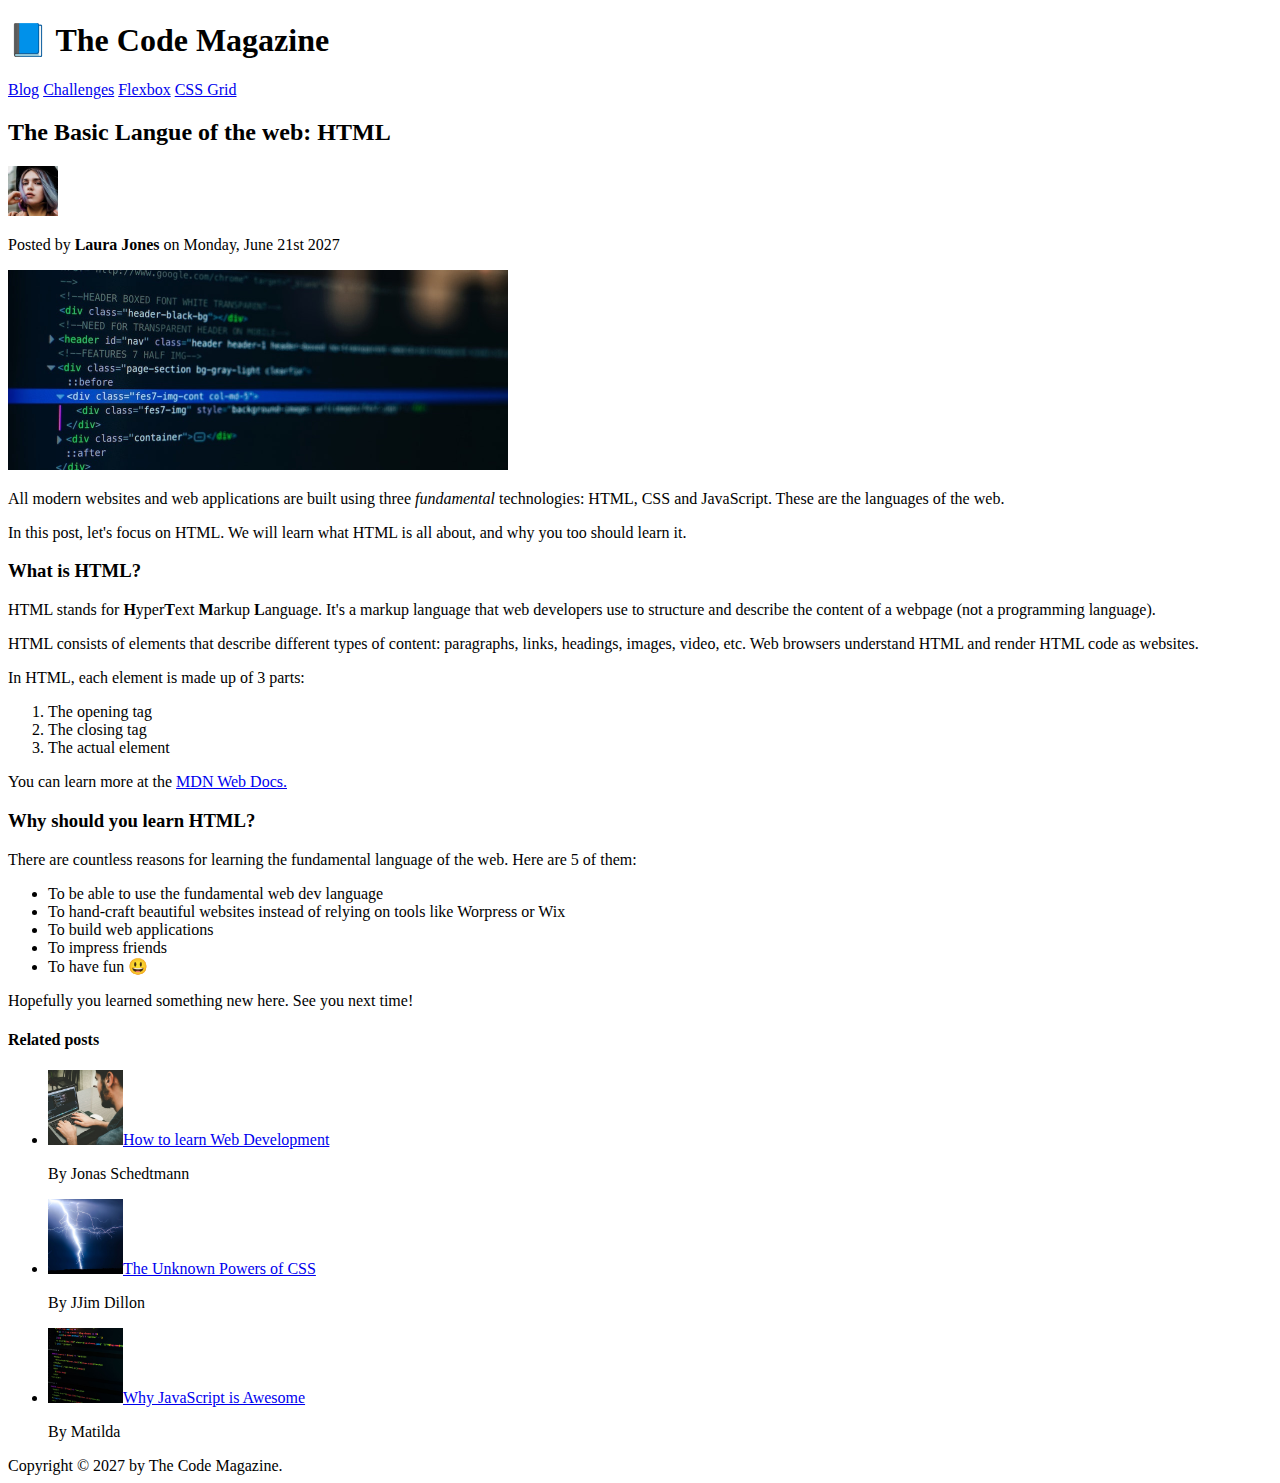
<file: 02-HTML-Fundamentals/index.html>
<!DOCTYPE html>
<html lang="en">
<head>
    <meta charset="UTF-8">
    <meta name="viewport" content="width=device-width, initial-scale=1.0">
    <title>The Basic Language of the web: HTML</title>
</head>
<body>
    <!-- <h1>The Basic Langue of the web: HTML</h1>
    <h2></h2>
    <h3></h3>
    <h4></h4>
    <h5></h5>
    <h6></h6> -->

    <header>
    <h1>📘 The Code Magazine</h1>

    <nav>
    <a href="blog.html">Blog</a>
    <a href="#">Challenges</a>
    <a href="#">Flexbox</a>
    <a href="#">CSS Grid</a>
    </nav>
    </header>


    <article>
    <header>
    <h2>The Basic Langue of the web: HTML</h2>

    <img src="img/laura-jones.jpg" alt="icon" width="50" height="50">

    <p>Posted by <strong>Laura Jones</strong> on Monday, June 21st 2027</p>

    <img src="img/post-img.jpg" alt="HTML code on a screen" width="500" height="200">
    </header>
   
    <p>All modern websites and web applications are built using three <em>fundamental</em> technologies: HTML, CSS and JavaScript. These are the languages of the web.</p>

    <p>In this post, let's focus on HTML. We will learn what HTML is all about, and why you too should learn it.</p>
    <h3>What is HTML?</h3>

    <p>HTML stands for <strong>H</strong>yper<strong>T</strong>ext <strong>M</strong>arkup <strong>L</strong>anguage. It's a markup language that web developers use to structure and describe the content of a webpage (not a programming language).</p>
    <p>HTML consists of elements that describe different types of content: paragraphs, links, headings, images, video, etc. Web browsers understand HTML and render HTML code as websites.</p>


    <p>In HTML, each element is made up of 3 parts:</p>
    <ol>
    <li>The opening tag</li>
    <li>The closing tag</li>
    <li>The actual element</li>
    </ol>

    <p>You can learn more at the <a href="https://developer.mozilla.org/en-US/docs/Web/HTML" target="_blank">MDN Web Docs.</a></p>

     <h3>Why should you learn HTML?</h3>

     <p>There are countless reasons for learning the fundamental language of the web. Here are 5 of them:</p>

     <ul>
     <li>To be able to use the fundamental web dev language</li>
     <li>To hand-craft beautiful websites instead of relying on tools like Worpress or Wix</li>
     <li>To build web applications</li>
     <li>To impress friends</li>
     <li>To have fun 😃</li>
    </ul>
     <p>
     Hopefully you learned something new here. See you next time!
    </p>
    </article>

    <aside>
    <h4>Related posts</h4>
    <ul>
        <li><img src="img/related-1.jpg" alt="Coding" width="75" height="75"><a href="#">How to learn Web Development</a>
        <p>By Jonas Schedtmann</p>
        </li>
        <li><img src="img/related-2.jpg" alt="Thunder" width="75" height="75"><a href="#">The Unknown Powers of CSS</a>
        <p>By JJim Dillon</p>
        </li>
        <li><img src="img/related-3.jpg" alt="JavaScript" width="75" height="75"><a href="#">Why JavaScript is Awesome</a>
        <p>By Matilda</p>
        </li>
    </ul>
    </aside>
    <footer>
        Copyright &copy; 2027 by The Code Magazine.
    </footer>

</body>
</html>
</file>
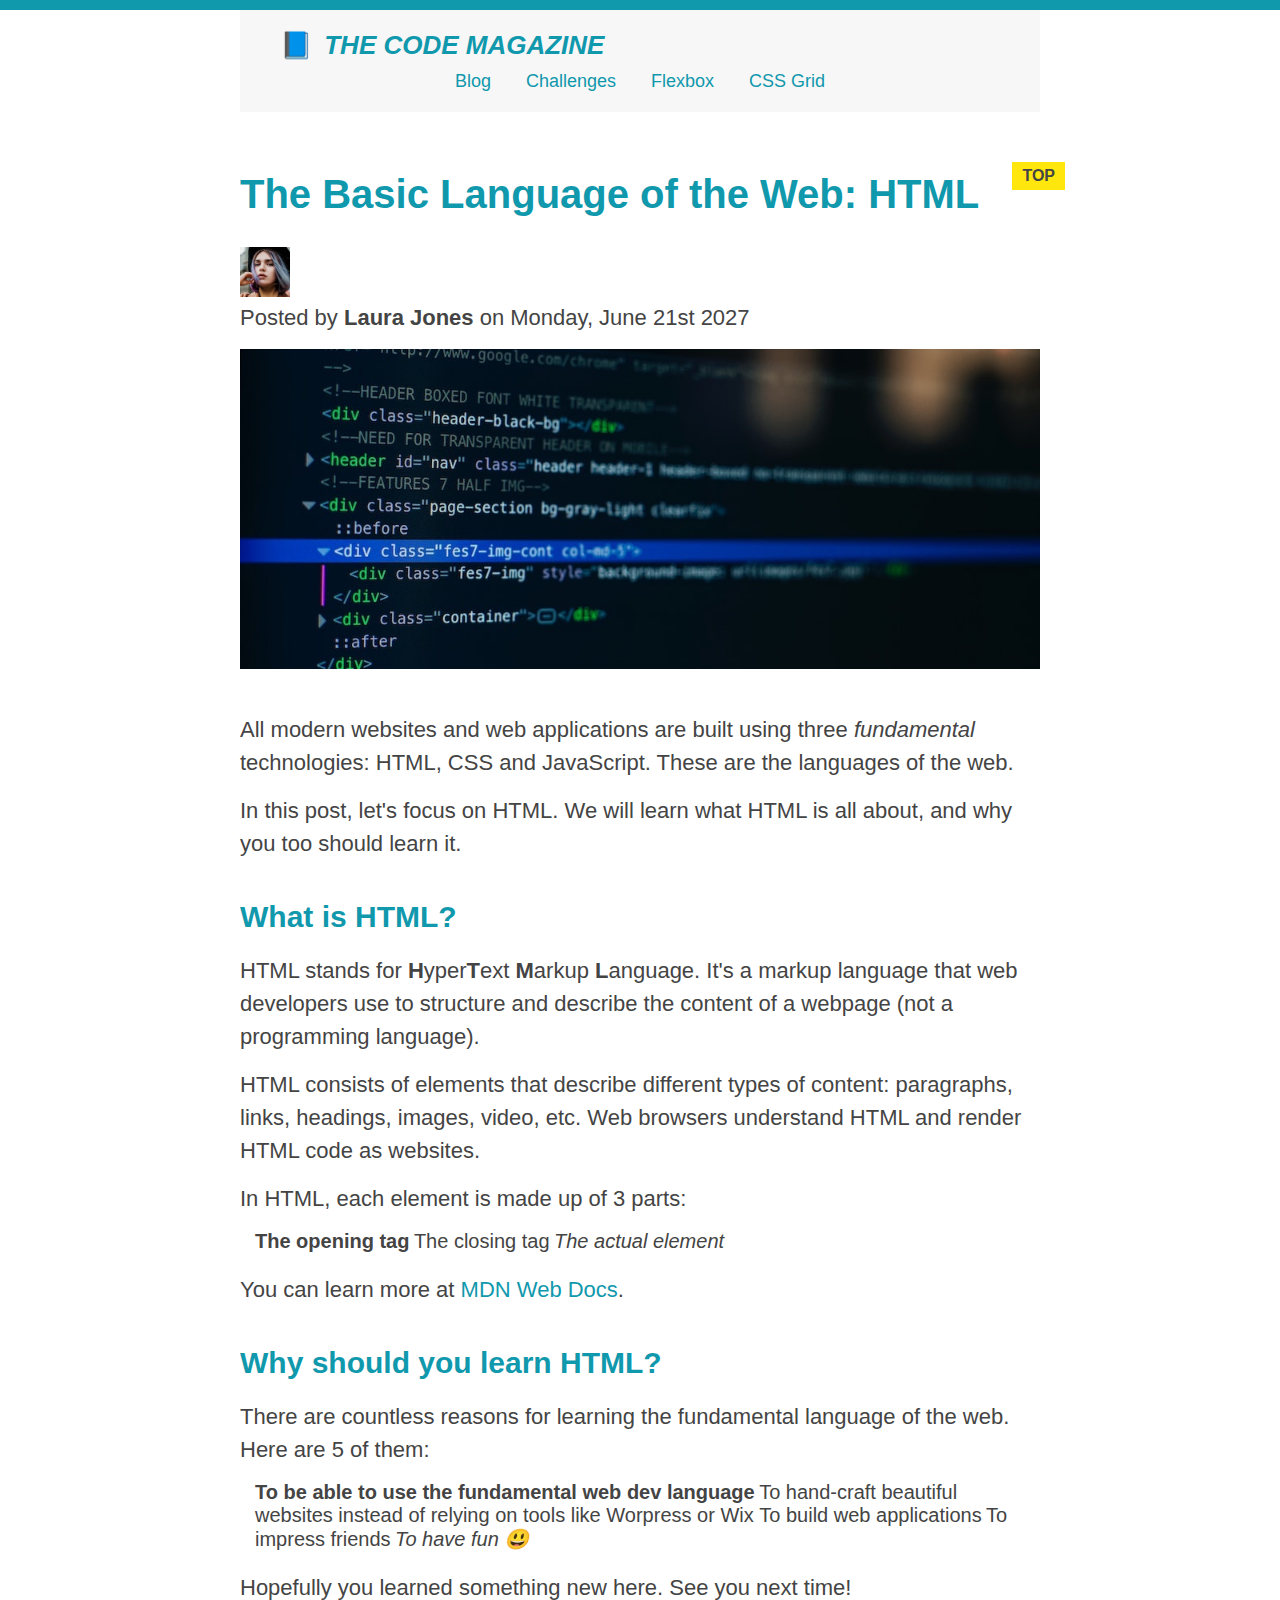
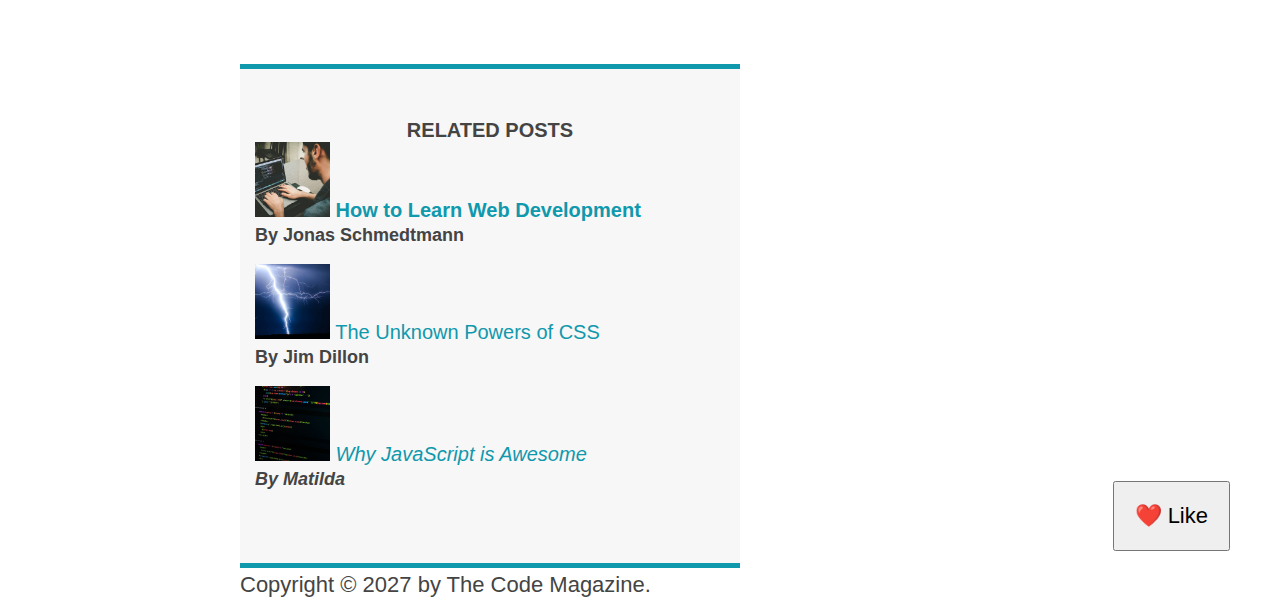
<file: 03-CSS-Fundamentals/index.html>
<!DOCTYPE html>
<html lang="en">
  <head>
    <meta charset="UTF-8"/>
    <link rel="stylesheet" href="style.css">
    <title>The Basic Language of the Web: HTML</title>
  </head>

  <body>
    <!--
    <h1>The Basic Language of the Web: HTML</h1>
    <h2>The Basic Language of the Web: HTML</h2>
    <h3>The Basic Language of the Web: HTML</h3>
    <h4>The Basic Language of the Web: HTML</h4>
    <h5>The Basic Language of the Web: HTML</h5>
    <h6>The Basic Language of the Web: HTML</h6>
    -->

    <div class="container">
    <header class="main-header">
      <h1>📘 The Code Magazine</h1>

      <nav>
        <a href="blog.html">Blog</a>
        <a href="#">Challenges</a>
        <a href="#">Flexbox</a>
        <a href="#">CSS Grid</a>
      </nav>
    </header>

    <article>
      <header class="post-header">
        <h2>The Basic Language of the Web: HTML</h2>

        <img
          src="img/laura-jones.jpg"
          alt="Headshot of Laura Jones"
          height="50"
          width="50"
        />

        <p class="author">Posted by <strong>Laura Jones</strong> on Monday, June 21st 2027</p>

        <img
          src="img/post-img.jpg"
          alt="HTML code on a screen"
          width="500"
          height="200"
          class="post-img"
        />
        <button>❤️ Like</button>
      </header>

      <p>
        All modern websites and web applications are built using three
        <em>fundamental</em>
        technologies: HTML, CSS and JavaScript. These are the languages of the
        web.
      </p>

      <p>
        In this post, let's focus on HTML. We will learn what HTML is all about,
        and why you too should learn it.
      </p>

      <h3>What is HTML?</h3>
      <p>
        HTML stands for <strong>H</strong>yper<strong>T</strong>ext
        <strong>M</strong>arkup <strong>L</strong>anguage. It's a markup
        language that web developers use to structure and describe the content
        of a webpage (not a programming language).
      </p>
      <p>
        HTML consists of elements that describe different types of content:
        paragraphs, links, headings, images, video, etc. Web browsers understand
        HTML and render HTML code as websites.
      </p>
      <p>In HTML, each element is made up of 3 parts:</p>

      <ol>
        <li class="first-li">The opening tag</li>
        <li>The closing tag</li>
        <li>The actual element</li>
      </ol>

      <p>
        You can learn more at
        <a
          href="https://developer.mozilla.org/en-US/docs/Web/HTML"
          target="_blank"
          >MDN Web Docs</a
        >.
      </p>

      <h3>Why should you learn HTML?</h3>

      <p>
        There are countless reasons for learning the fundamental language of the
        web. Here are 5 of them:
      </p>

      <ul>
        <li class="first-li">To be able to use the fundamental web dev language</li>
        <li>
          To hand-craft beautiful websites instead of relying on tools like
          Worpress or Wix
        </li>
        <li>To build web applications</li>
        <li>To impress friends</li>
        <li>To have fun 😃</li>
      </ul>

      <p>Hopefully you learned something new here. See you next time!</p>
    </article>

    <aside>
      <h4>Related posts</h4>

      <ul class="related">
        <li>
          <img
            src="img/related-1.jpg"
            alt="Person programming"
            width="75"
            height="75"
          />
          <a href="#">How to Learn Web Development</a>
          <p class="related-author">By Jonas Schmedtmann</p>
        </li>
        <li>
          <img src="img/related-2.jpg" alt="Lightning" width="75" height="75" />
          <a href="#">The Unknown Powers of CSS</a>
          <p class="related-author">By Jim Dillon</p>
        </li>
        <li>
          <img
            src="img/related-3.jpg"
            alt="JavaScript code on a screen"
            width="75"
            height="75"
          />
          <a href="#">Why JavaScript is Awesome</a>
          <p class="related-author">By Matilda</p>
        </li>
      </ul>
    </aside>

    <footer>
      <p id="Copyright" class="Copyright text" >Copyright &copy; 2027 by The Code Magazine.</p>
    </footer>
  </div>
  
  </body>
</html>
</file>
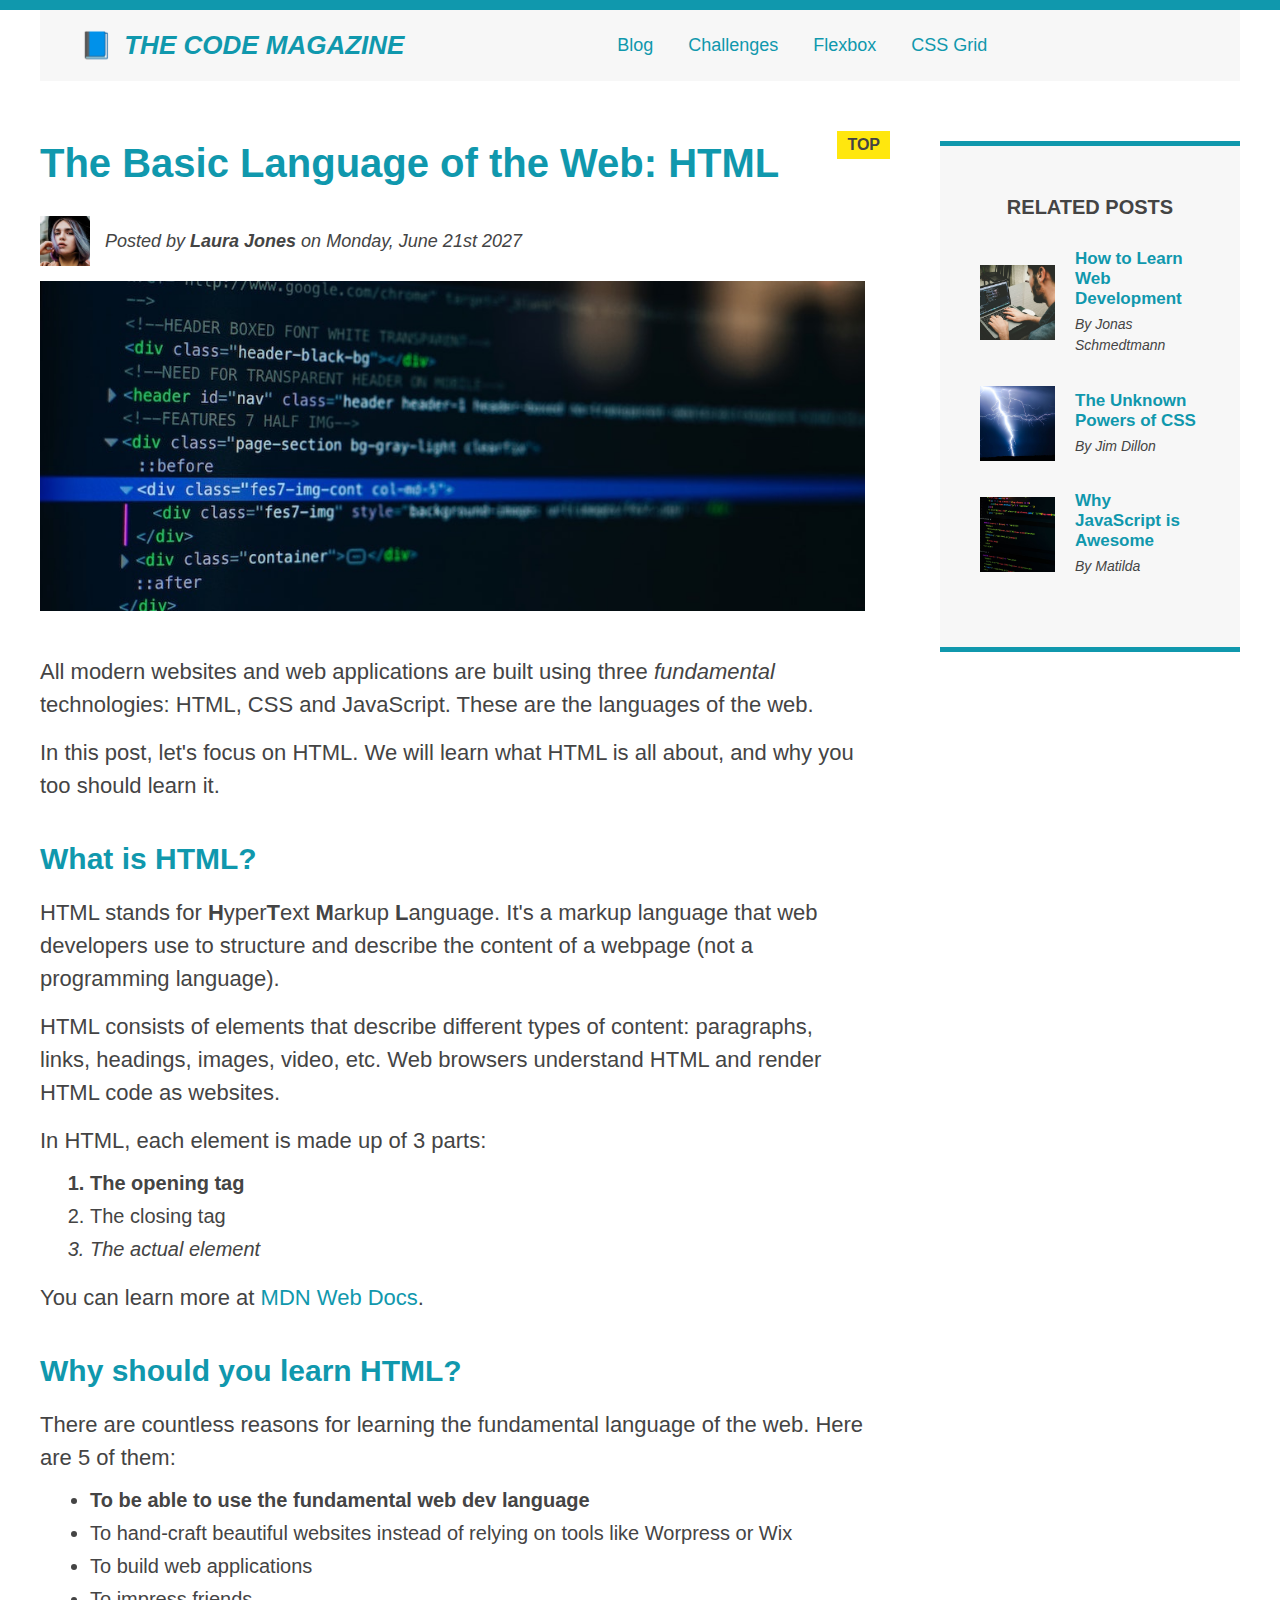
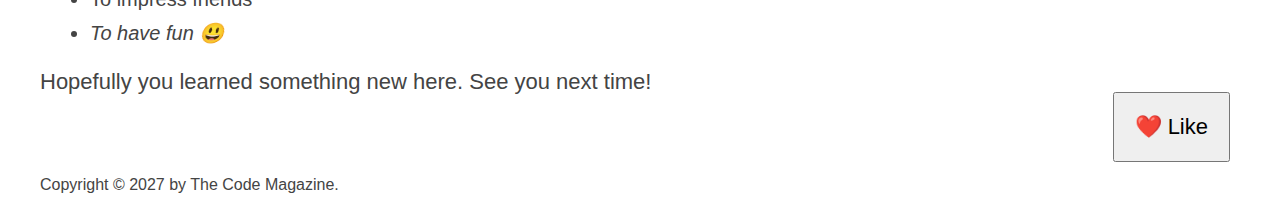
<file: 04-CSS-Layouts/index.html>
<!DOCTYPE html>
<html lang="en">
  <head>
    <meta charset="UTF-8" />
    <link href="style.css" rel="stylesheet" />

    <title>The Basic Language of the Web: HTML</title>
  </head>

  <body>
    <!--
    <h1>The Basic Language of the Web: HTML</h1>
    <h2>The Basic Language of the Web: HTML</h2>
    <h3>The Basic Language of the Web: HTML</h3>
    <h4>The Basic Language of the Web: HTML</h4>
    <h5>The Basic Language of the Web: HTML</h5>
    <h6>The Basic Language of the Web: HTML</h6>
    -->

    <div class="container">
      <header class="main-header clearfix">
        <h1>📘 The Code Magazine</h1>

        <nav>
          <!-- <strong>This is the navigation</strong> -->
          <a href="blog.html">Blog</a>
          <a href="#">Challenges</a>
          <a href="flexbox.html">Flexbox</a>
          <a href="css-grid.html">CSS Grid</a>
        </nav>
        <div class="clear"></div>
      </header>

      <!-- Only Neccessary for Flexbox -->
      <!-- <div class="row"> -->
      <article>
        <header class="post-header">
          <h2>The Basic Language of the Web: HTML</h2>
        <div class="author-box">
          <img
          src="img/laura-jones.jpg"
          alt="Headshot of Laura Jones"
          height="50"
          width="50"
          class="author-img"
          />
          
          <p id="author" class="author">
            Posted by <strong>Laura Jones</strong> on Monday, June 21st 2027
          </p>
        </div>

          <img
            src="img/post-img.jpg"
            alt="HTML code on a screen"
            width="500"
            height="200"
            class="post-img"
          />
          <button>❤️ Like</button>
        </header>

        <p>
          All modern websites and web applications are built using three
          <em>fundamental</em>
          technologies: HTML, CSS and JavaScript. These are the languages of the
          web.
        </p>

        <p>
          In this post, let's focus on HTML. We will learn what HTML is all
          about, and why you too should learn it.
        </p>

        <h3>What is HTML?</h3>
        <p>
          HTML stands for <strong>H</strong>yper<strong>T</strong>ext
          <strong>M</strong>arkup <strong>L</strong>anguage. It's a markup
          language that web developers use to structure and describe the content
          of a webpage (not a programming language).
        </p>
        <p>
          HTML consists of elements that describe different types of content:
          paragraphs, links, headings, images, video, etc. Web browsers
          understand HTML and render HTML code as websites.
        </p>
        <p>In HTML, each element is made up of 3 parts:</p>

        <ol>
          <li class="first-li">The opening tag</li>
          <li>The closing tag</li>
          <li>The actual element</li>
        </ol>

        <p>
          You can learn more at
          <a
            href="https://developer.mozilla.org/en-US/docs/Web/HTML"
            target="_blank"
            >MDN Web Docs</a
          >.
        </p>

        <h3>Why should you learn HTML?</h3>

        <p>
          There are countless reasons for learning the fundamental language of
          the web. Here are 5 of them:
        </p>

        <ul>
          <li class="first-li">
            To be able to use the fundamental web dev language
          </li>
          <li>
            To hand-craft beautiful websites instead of relying on tools like
            Worpress or Wix
          </li>
          <li>To build web applications</li>
          <li>To impress friends</li>
          <li>To have fun 😃</li>
        </ul>

        <p>Hopefully you learned something new here. See you next time!</p>
      </article>

      <aside>
        <h4>Related posts</h4>

        <ul class="related">
          <li class="related-post">
            <img
              src="img/related-1.jpg"
              alt="Person programming"
              width="75"
              height="75"
            />
            <div>
              <a href="#" class="related-link">How to Learn Web Development</a>
              <p class="related-author">By Jonas Schmedtmann</p>
            </div>
          </li>
          <li class="related-post">
            <img
              src="img/related-2.jpg"
              alt="Lightning"
              width="75"
              height="75"
            />
            <div>
              <a href="#" class="related-link">The Unknown Powers of CSS</a>
              <p class="related-author">By Jim Dillon</p>
            </div>
          </li>
          <li class="related-post">
            <img
              src="img/related-3.jpg"
              alt="JavaScript code on a screen"
              width="75"
              height="75"
            />
            <div>
              <a href="#" class="related-link">Why JavaScript is Awesome</a>
              <p class="related-author">By Matilda</p>
            </div>
          </li>
        </ul>
      </aside>
    <!-- </div> -->
     
      <footer>
        <p id="copyright" class="copyright text">
          Copyright &copy; 2027 by The Code Magazine.
        </p>
      </footer>
    </div>
  </body>
</html>
</file>
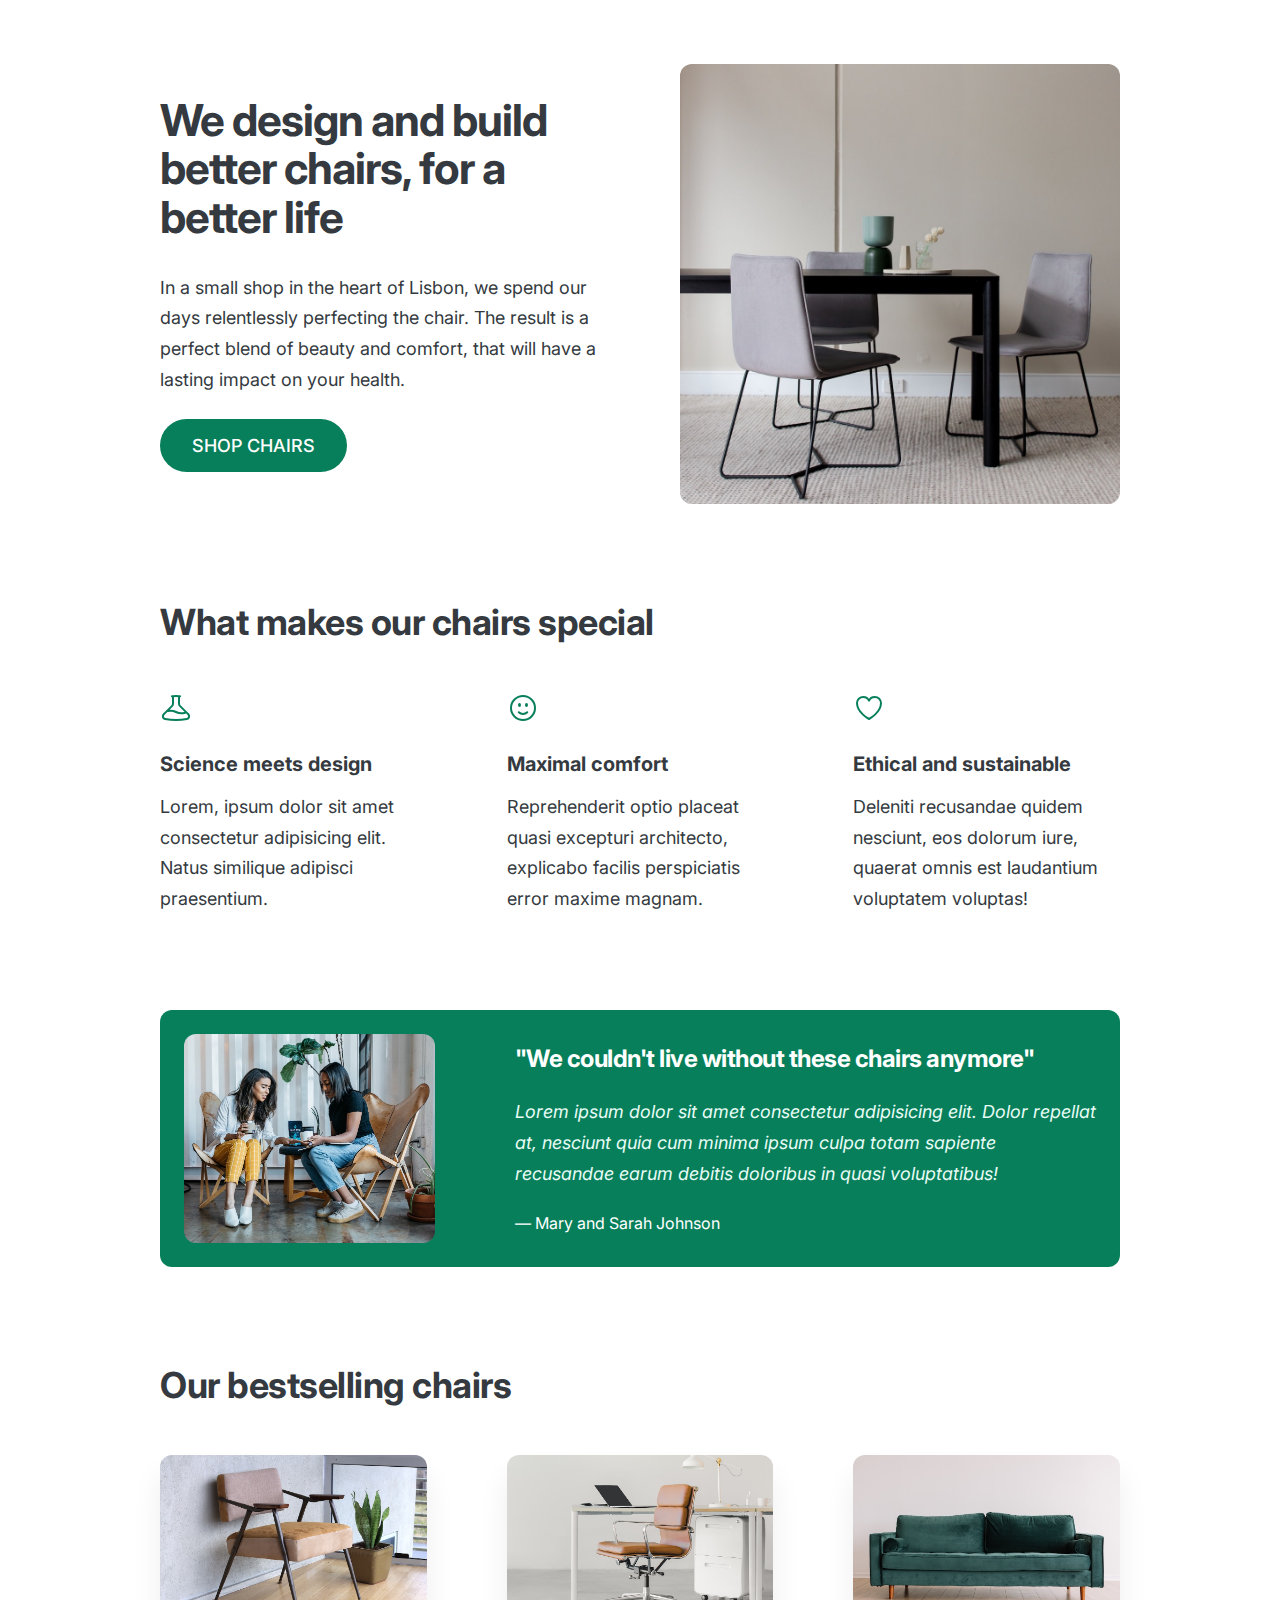
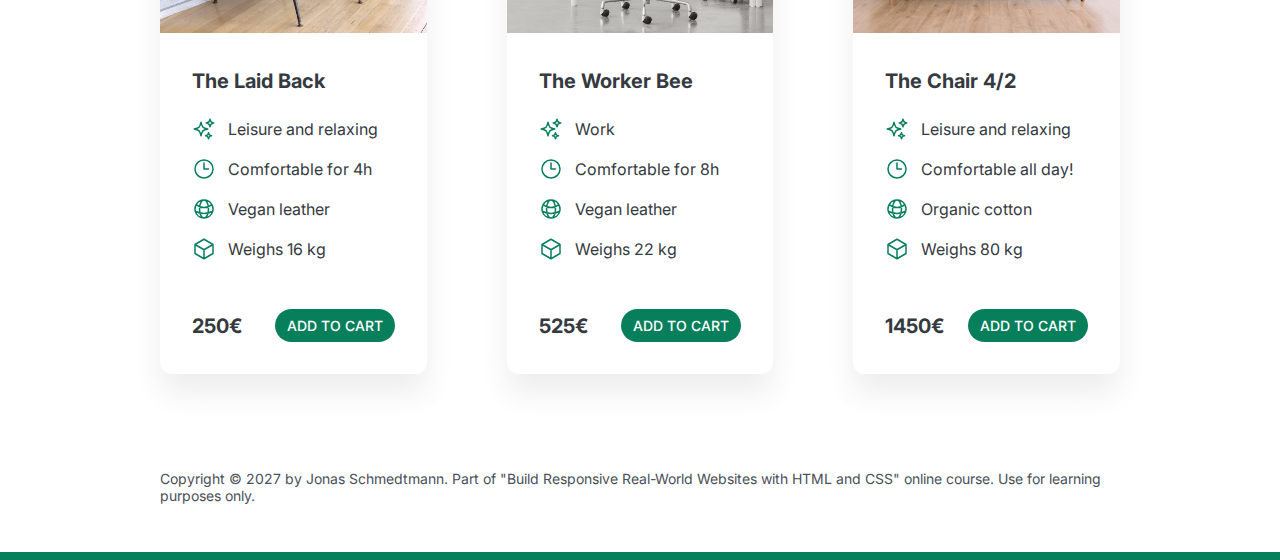
<file: 05-Design/index.html>
<!DOCTYPE html>
<html lang="en">
  <head>
    <meta charset="UTF-8" />
    <meta http-equiv="X-UA-Compatible" content="IE=edge" />
    <meta name="viewport" content="width=device-width, initial-scale=1.0" />
    <link rel="preconnect" href="https://fonts.googleapis.com">
    <link rel="preconnect" href="https://fonts.gstatic.com" crossorigin>
    <link href="https://fonts.googleapis.com/css2?family=Inter:ital,opsz,wght@0,14..32,100..900;1,14..32,100..900&display=swap" rel="stylesheet">
     
    <link rel="stylesheet" href="style.css" />
    <title>Lisbon Chair Shop</title>
  </head>
  <body>
    <div class="container">
      <header>
        <div class="header-text-box">
          <h1>We design and build better chairs, for a better life</h1>
          <p class="header-text">
            In a small shop in the heart of Lisbon, we spend our days
            relentlessly perfecting the chair. The result is a perfect blend of
            beauty and comfort, that will have a lasting impact on your health.
          </p>
          <a class="btn btn--big" href="#">Shop chairs</a>
        </div>
        <img src="hero.jpg" alt="Photo" />
      </header>

      <section>
        <h2>What makes our chairs special</h2>
        <div class="grid-3-cols">
          <div>
            <svg xmlns="http://www.w3.org/2000/svg" fill="none" viewBox="0 0 24 24" stroke-width="1.5" stroke="currentColor" class="features-icon">
              <path stroke-linecap="round" stroke-linejoin="round" d="M9.75 3.104v5.714a2.25 2.25 0 0 1-.659 1.591L5 14.5M9.75 3.104c-.251.023-.501.05-.75.082m.75-.082a24.301 24.301 0 0 1 4.5 0m0 0v5.714c0 .597.237 1.17.659 1.591L19.8 15.3M14.25 3.104c.251.023.501.05.75.082M19.8 15.3l-1.57.393A9.065 9.065 0 0 1 12 15a9.065 9.065 0 0 0-6.23-.693L5 14.5m14.8.8 1.402 1.402c1.232 1.232.65 3.318-1.067 3.611A48.309 48.309 0 0 1 12 21c-2.773 0-5.491-.235-8.135-.687-1.718-.293-2.3-2.379-1.067-3.61L5 14.5" />
            </svg>            
            <p class="features-title"><strong>Science meets design</strong></p>
            <p class="features-text">
              Lorem, ipsum dolor sit amet consectetur adipisicing elit. Natus
              similique adipisci praesentium.
            </p>
          </div>

          <div>
            <svg xmlns="http://www.w3.org/2000/svg" fill="none" viewBox="0 0 24 24" stroke-width="1.5" stroke="currentColor" class="features-icon">
              <path stroke-linecap="round" stroke-linejoin="round" d="M15.182 15.182a4.5 4.5 0 0 1-6.364 0M21 12a9 9 0 1 1-18 0 9 9 0 0 1 18 0ZM9.75 9.75c0 .414-.168.75-.375.75S9 10.164 9 9.75 9.168 9 9.375 9s.375.336.375.75Zm-.375 0h.008v.015h-.008V9.75Zm5.625 0c0 .414-.168.75-.375.75s-.375-.336-.375-.75.168-.75.375-.75.375.336.375.75Zm-.375 0h.008v.015h-.008V9.75Z" />
            </svg>            
            <p class="features-title">
              <strong>Maximal comfort</strong>
            </p>
            <p class="features-text">
              Reprehenderit optio placeat quasi excepturi architecto, explicabo
              facilis perspiciatis error maxime magnam.
            </p>
          </div>

          <div>
            <svg xmlns="http://www.w3.org/2000/svg" fill="none" viewBox="0 0 24 24" stroke-width="1.5" stroke="currentColor" class="features-icon">
              <path stroke-linecap="round" stroke-linejoin="round" d="M21 8.25c0-2.485-2.099-4.5-4.688-4.5-1.935 0-3.597 1.126-4.312 2.733-.715-1.607-2.377-2.733-4.313-2.733C5.1 3.75 3 5.765 3 8.25c0 7.22 9 12 9 12s9-4.78 9-12Z" />
            </svg>
            
            <p class="features-title">
              <strong>Ethical and sustainable</strong>
            </p>
            <p class="features-text">
              Deleniti recusandae quidem nesciunt, eos dolorum iure, quaerat
              omnis est laudantium voluptatem voluptas!
            </p>
          </div>
        </div>
      </section>

      <section class="testimonial-section">
        <div class="grid-3-cols">
          <img src="customers.jpg" alt="People sitting on chairs" />
          <div class="testimonial-box">
            <h2>"We couldn't live without these chairs anymore"</h2>
            <blockquote class="testimonial-text">
              Lorem ipsum dolor sit amet consectetur adipisicing elit. Dolor
              repellat at, nesciunt quia cum minima ipsum culpa totam sapiente
              recusandae earum debitis doloribus in quasi voluptatibus!
            </blockquote>
            <p class="testimonial-author">&mdash; Mary and Sarah Johnson</p>
          </div>
        </div>
      </section>

      <section>
        <h2>Our bestselling chairs</h2>
        <div class="grid-3-cols">
          <figure class="chair">
            <img src="chair-1.jpg" alt="Chair" />
            <div class="chair-box">
              <h3>The Laid Back</h3>
              <ul class="chair-details">
                <li>
                  <!-- Span is a generic INLINE text element, it doesn't have any meaning. It's like a div element, but inline -->
                  <svg xmlns="http://www.w3.org/2000/svg" fill="none" viewBox="0 0 24 24" stroke-width="1.5" stroke="currentColor" class="chair-icon">
                    <path stroke-linecap="round" stroke-linejoin="round" d="M9.813 15.904 9 18.75l-.813-2.846a4.5 4.5 0 0 0-3.09-3.09L2.25 12l2.846-.813a4.5 4.5 0 0 0 3.09-3.09L9 5.25l.813 2.846a4.5 4.5 0 0 0 3.09 3.09L15.75 12l-2.846.813a4.5 4.5 0 0 0-3.09 3.09ZM18.259 8.715 18 9.75l-.259-1.035a3.375 3.375 0 0 0-2.455-2.456L14.25 6l1.036-.259a3.375 3.375 0 0 0 2.455-2.456L18 2.25l.259 1.035a3.375 3.375 0 0 0 2.456 2.456L21.75 6l-1.035.259a3.375 3.375 0 0 0-2.456 2.456ZM16.894 20.567 16.5 21.75l-.394-1.183a2.25 2.25 0 0 0-1.423-1.423L13.5 18.75l1.183-.394a2.25 2.25 0 0 0 1.423-1.423l.394-1.183.394 1.183a2.25 2.25 0 0 0 1.423 1.423l1.183.394-1.183.394a2.25 2.25 0 0 0-1.423 1.423Z" />
                  </svg>                  
                  <span>Leisure and relaxing</span>
                </li>
                <li>
                  <svg xmlns="http://www.w3.org/2000/svg" fill="none" viewBox="0 0 24 24" stroke-width="1.5" stroke="currentColor" class="chair-icon">
                    <path stroke-linecap="round" stroke-linejoin="round" d="M12 6v6h4.5m4.5 0a9 9 0 1 1-18 0 9 9 0 0 1 18 0Z" />
                  </svg>                  
                  <span>Comfortable for 4h</span>
                </li>
                <li>
                  <svg xmlns="http://www.w3.org/2000/svg" fill="none" viewBox="0 0 24 24" stroke-width="1.5" stroke="currentColor" class="chair-icon">
                    <path stroke-linecap="round" stroke-linejoin="round" d="M12 21a9.004 9.004 0 0 0 8.716-6.747M12 21a9.004 9.004 0 0 1-8.716-6.747M12 21c2.485 0 4.5-4.03 4.5-9S14.485 3 12 3m0 18c-2.485 0-4.5-4.03-4.5-9S9.515 3 12 3m0 0a8.997 8.997 0 0 1 7.843 4.582M12 3a8.997 8.997 0 0 0-7.843 4.582m15.686 0A11.953 11.953 0 0 1 12 10.5c-2.998 0-5.74-1.1-7.843-2.918m15.686 0A8.959 8.959 0 0 1 21 12c0 .778-.099 1.533-.284 2.253m0 0A17.919 17.919 0 0 1 12 16.5c-3.162 0-6.133-.815-8.716-2.247m0 0A9.015 9.015 0 0 1 3 12c0-1.605.42-3.113 1.157-4.418" />
                  </svg>                  
                  <span>Vegan leather</span>
                </li>
                <li>
                  <svg xmlns="http://www.w3.org/2000/svg" fill="none" viewBox="0 0 24 24" stroke-width="1.5" stroke="currentColor" class="chair-icon">
                    <path stroke-linecap="round" stroke-linejoin="round" d="m21 7.5-9-5.25L3 7.5m18 0-9 5.25m9-5.25v9l-9 5.25M3 7.5l9 5.25M3 7.5v9l9 5.25m0-9v9" />
                  </svg>                  
                  <span>Weighs 16 kg</span>
                </li>
              </ul>
              <div class="chair-price">
                <strong>250€</strong>
                <a href="#" class="btn btn--small">Add to cart</a>
              </div>
            </div>
          </figure>

          <figure class="chair">
            <img src="chair-2.jpg" alt="Chair" />
            <div class="chair-box">
              <h3>The Worker Bee</h3>
              <ul class="chair-details">
                <li>
                  <svg xmlns="http://www.w3.org/2000/svg" fill="none" viewBox="0 0 24 24" stroke-width="1.5" stroke="currentColor" class="chair-icon">
                    <path stroke-linecap="round" stroke-linejoin="round" d="M9.813 15.904 9 18.75l-.813-2.846a4.5 4.5 0 0 0-3.09-3.09L2.25 12l2.846-.813a4.5 4.5 0 0 0 3.09-3.09L9 5.25l.813 2.846a4.5 4.5 0 0 0 3.09 3.09L15.75 12l-2.846.813a4.5 4.5 0 0 0-3.09 3.09ZM18.259 8.715 18 9.75l-.259-1.035a3.375 3.375 0 0 0-2.455-2.456L14.25 6l1.036-.259a3.375 3.375 0 0 0 2.455-2.456L18 2.25l.259 1.035a3.375 3.375 0 0 0 2.456 2.456L21.75 6l-1.035.259a3.375 3.375 0 0 0-2.456 2.456ZM16.894 20.567 16.5 21.75l-.394-1.183a2.25 2.25 0 0 0-1.423-1.423L13.5 18.75l1.183-.394a2.25 2.25 0 0 0 1.423-1.423l.394-1.183.394 1.183a2.25 2.25 0 0 0 1.423 1.423l1.183.394-1.183.394a2.25 2.25 0 0 0-1.423 1.423Z" />
                  </svg>  
                  <span>Work</span>
                </li>
                <li>
                <svg xmlns="http://www.w3.org/2000/svg" fill="none" viewBox="0 0 24 24" stroke-width="1.5" stroke="currentColor" class="chair-icon">
                    <path stroke-linecap="round" stroke-linejoin="round" d="M12 6v6h4.5m4.5 0a9 9 0 1 1-18 0 9 9 0 0 1 18 0Z" />
                  </svg> 
                  <span>Comfortable for 8h</span>
                </li>
                <li>
                <svg xmlns="http://www.w3.org/2000/svg" fill="none" viewBox="0 0 24 24" stroke-width="1.5" stroke="currentColor" class="chair-icon">
                    <path stroke-linecap="round" stroke-linejoin="round" d="M12 21a9.004 9.004 0 0 0 8.716-6.747M12 21a9.004 9.004 0 0 1-8.716-6.747M12 21c2.485 0 4.5-4.03 4.5-9S14.485 3 12 3m0 18c-2.485 0-4.5-4.03-4.5-9S9.515 3 12 3m0 0a8.997 8.997 0 0 1 7.843 4.582M12 3a8.997 8.997 0 0 0-7.843 4.582m15.686 0A11.953 11.953 0 0 1 12 10.5c-2.998 0-5.74-1.1-7.843-2.918m15.686 0A8.959 8.959 0 0 1 21 12c0 .778-.099 1.533-.284 2.253m0 0A17.919 17.919 0 0 1 12 16.5c-3.162 0-6.133-.815-8.716-2.247m0 0A9.015 9.015 0 0 1 3 12c0-1.605.42-3.113 1.157-4.418" />
                  </svg> 
                  <span>Vegan leather</span>
                </li>
                <li>
                  <svg xmlns="http://www.w3.org/2000/svg" fill="none" viewBox="0 0 24 24" stroke-width="1.5" stroke="currentColor" class="chair-icon">
                    <path stroke-linecap="round" stroke-linejoin="round" d="m21 7.5-9-5.25L3 7.5m18 0-9 5.25m9-5.25v9l-9 5.25M3 7.5l9 5.25M3 7.5v9l9 5.25m0-9v9" />
                  </svg> 
                  <span>Weighs 22 kg</span>
                </li>
              </ul>
              <div class="chair-price">
                <strong>525€</strong>
                <a href="#" class="btn btn--small">Add to cart</a>
              </div>
            </div>
          </figure>

          <figure class="chair">
            <img src="chair-3.jpg" alt="Chair" />
            <div class="chair-box">
              <h3>The Chair 4/2</h3>
              <ul class="chair-details">
                <li>
                <svg xmlns="http://www.w3.org/2000/svg" fill="none" viewBox="0 0 24 24" stroke-width="1.5" stroke="currentColor" class="chair-icon">
                    <path stroke-linecap="round" stroke-linejoin="round" d="M9.813 15.904 9 18.75l-.813-2.846a4.5 4.5 0 0 0-3.09-3.09L2.25 12l2.846-.813a4.5 4.5 0 0 0 3.09-3.09L9 5.25l.813 2.846a4.5 4.5 0 0 0 3.09 3.09L15.75 12l-2.846.813a4.5 4.5 0 0 0-3.09 3.09ZM18.259 8.715 18 9.75l-.259-1.035a3.375 3.375 0 0 0-2.455-2.456L14.25 6l1.036-.259a3.375 3.375 0 0 0 2.455-2.456L18 2.25l.259 1.035a3.375 3.375 0 0 0 2.456 2.456L21.75 6l-1.035.259a3.375 3.375 0 0 0-2.456 2.456ZM16.894 20.567 16.5 21.75l-.394-1.183a2.25 2.25 0 0 0-1.423-1.423L13.5 18.75l1.183-.394a2.25 2.25 0 0 0 1.423-1.423l.394-1.183.394 1.183a2.25 2.25 0 0 0 1.423 1.423l1.183.394-1.183.394a2.25 2.25 0 0 0-1.423 1.423Z" />
                  </svg>  
                  <span>Leisure and relaxing</span>
                </li>
                <li>
                <svg xmlns="http://www.w3.org/2000/svg" fill="none" viewBox="0 0 24 24" stroke-width="1.5" stroke="currentColor" class="chair-icon">
                    <path stroke-linecap="round" stroke-linejoin="round" d="M12 6v6h4.5m4.5 0a9 9 0 1 1-18 0 9 9 0 0 1 18 0Z" />
                  </svg> 
                  <span>Comfortable all day!</span>
                </li>
                <li>
                <svg xmlns="http://www.w3.org/2000/svg" fill="none" viewBox="0 0 24 24" stroke-width="1.5" stroke="currentColor" class="chair-icon">
                    <path stroke-linecap="round" stroke-linejoin="round" d="M12 21a9.004 9.004 0 0 0 8.716-6.747M12 21a9.004 9.004 0 0 1-8.716-6.747M12 21c2.485 0 4.5-4.03 4.5-9S14.485 3 12 3m0 18c-2.485 0-4.5-4.03-4.5-9S9.515 3 12 3m0 0a8.997 8.997 0 0 1 7.843 4.582M12 3a8.997 8.997 0 0 0-7.843 4.582m15.686 0A11.953 11.953 0 0 1 12 10.5c-2.998 0-5.74-1.1-7.843-2.918m15.686 0A8.959 8.959 0 0 1 21 12c0 .778-.099 1.533-.284 2.253m0 0A17.919 17.919 0 0 1 12 16.5c-3.162 0-6.133-.815-8.716-2.247m0 0A9.015 9.015 0 0 1 3 12c0-1.605.42-3.113 1.157-4.418" />
                  </svg> 
                  <span>Organic cotton</span>
                </li>
                <li>
                   <svg xmlns="http://www.w3.org/2000/svg" fill="none" viewBox="0 0 24 24" stroke-width="1.5" stroke="currentColor" class="chair-icon">
                    <path stroke-linecap="round" stroke-linejoin="round" d="m21 7.5-9-5.25L3 7.5m18 0-9 5.25m9-5.25v9l-9 5.25M3 7.5l9 5.25M3 7.5v9l9 5.25m0-9v9" />
                  </svg> 
                  <span>Weighs 80 kg</span>
                </li>
              </ul>
              <div class="chair-price">
                <strong>1450€</strong>
                <a href="#" class="btn btn--small">Add to cart</a>
              </div>
            </div>
          </figure>
        </div>
      </section>

      <footer>
        Copyright &copy; 2027 by Jonas Schmedtmann. Part of "Build Responsive
        Real-World Websites with HTML and CSS" online course. Use for learning
        purposes only.
      </footer>
    </div>
  </body>
</html>
</file>
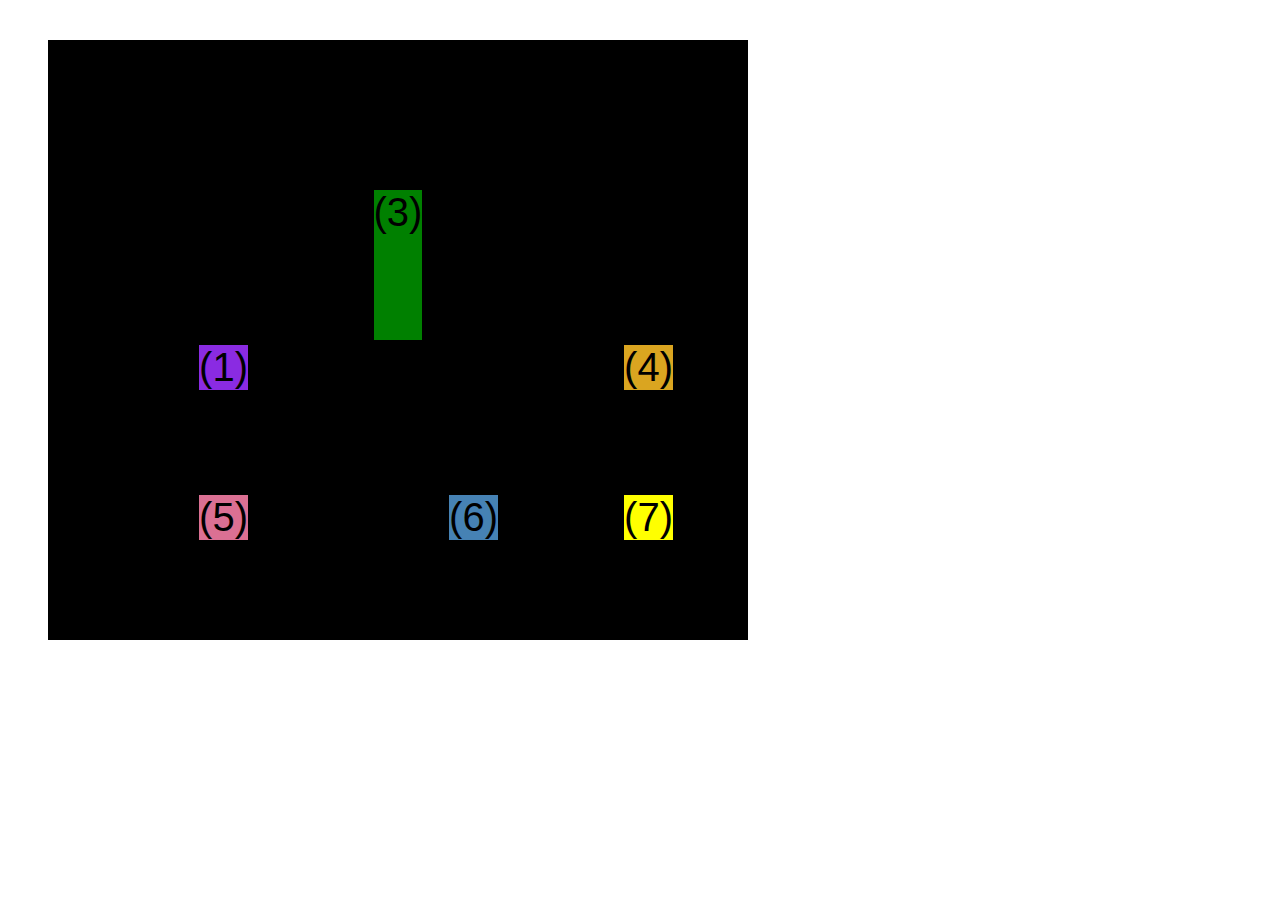
<file: 04-CSS-Layouts/css-grid.html>
<!DOCTYPE html>
<html lang="en">
  <head>
    <meta charset="UTF-8" />
    <meta http-equiv="X-UA-Compatible" content="IE=edge" />
    <meta name="viewport" content="width=device-width, initial-scale=1.0" />
    <title>CSS Grid</title>
    <style>
      .el--1 {
        background-color: blueviolet;
      }
      .el--2 {
        background-color: orangered;
      }
      .el--3 {
        background-color: green;
        height: 150px;
      }
      .el--4 {
        background-color: goldenrod;
      }
      .el--5 {
        background-color: palevioletred;
      }
      .el--6 {
        background-color: steelblue;
      }
      .el--7 {
        background-color: yellow;
      }
      .el--8 {
        background-color: crimson;
      }

      .container--1 {
        /* STARTER */
        font-family: sans-serif;
        background-color: #ddd;
        font-size: 30px;
        margin: 40px;

        /* CSS GRID */
        display: grid;
        /* grid-template-columns: 200px 200px 1fr 1fr; */
        /* grid-template-columns: 1fr 1fr 1fr auto; */
        grid-template-columns: repeat(4, 1fr);

        /* grid-template-rows: 300px 200px; */
        grid-template-rows: 1fr 1fr;
        /* height: 500px; */

        /* gap: 30px; */
        column-gap: 20px;
        row-gap: 40px;

        display: none;
        
      }

      .container--2 {
       
        /* STARTER */
        font-family: sans-serif;
        background-color: black;
        font-size: 40px;
        margin: 40px;

        width: 700px;
        height: 600px;

        /* CSS GRID */
        display: grid;
        grid-template-columns: 125px 200px 125px;
        grid-template-rows: 250px 100px;
        gap: 50px;

        justify-content: center;
        /* justify-content: space-between; */

        align-content: center;

        align-items: end;
        justify-items: end;

      }

      .el--3 {
        align-self: center;
        justify-self: center;
      }

      .el--8 {
        grid-column: 2 / 3;
        grid-row: 1 / 2;
      }

      .el--2 {
        grid-column: 1 / -1;
        grid-row: 2;
      }

      .el--6 {
        /* grid-row: 3 / 5; */

      }
    </style>
  </head>
  <body>
    <div class="container--1">
      <div class="el el--1">(1) HTML</div>
      <div class="el el--2">(2) and</div>
      <div class="el el--3">(3) CSS</div>
      <div class="el el--4">(4) are</div>
      <div class="el el--5">(5) amazing</div>
      <div class="el el--6">(6) languages</div>
      <!-- <div class="el el--7">(7) to</div> -->
      <div class="el el--8">(8) learn</div>
    </div>

    <div class="container--2">
      <div class="el el--1">(1)</div>
      <div class="el el--3">(3)</div>
      <div class="el el--4">(4)</div>
      <div class="el el--5">(5)</div>
      <div class="el el--6">(6)</div>
      <div class="el el--7">(7)</div>
    </div>
  </body>
</html>
</file>
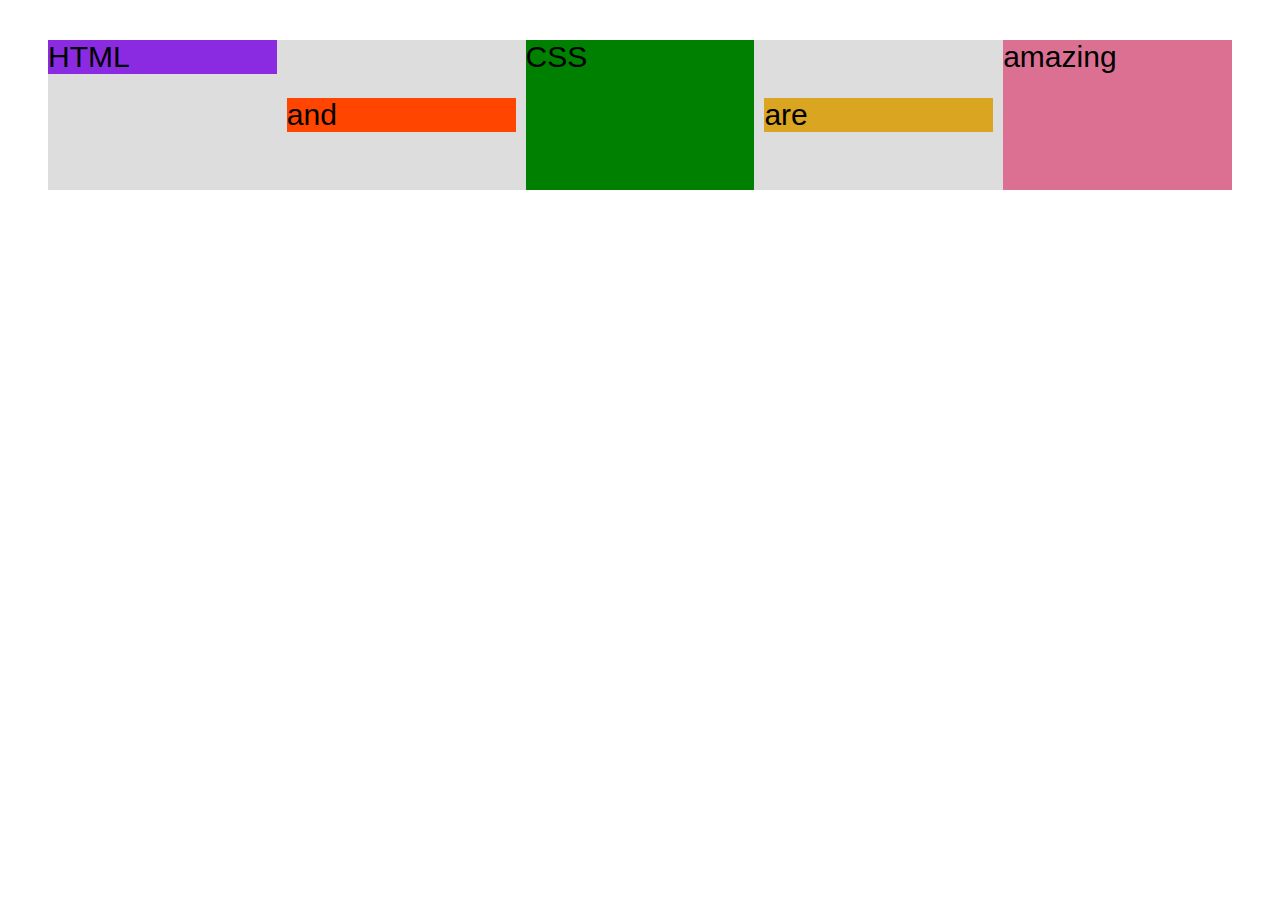
<file: 04-CSS-Layouts/flexbox.html>
<!DOCTYPE html>
<html lang="en">
  <head>
    <meta charset="UTF-8" />
    <meta http-equiv="X-UA-Compatible" content="IE=edge" />
    <meta name="viewport" content="width=device-width, initial-scale=1.0" />
    <title>Flexbox</title>
    <style>
      .el--1 {
        background-color: blueviolet;
      }
      .el--2 {
        background-color: orangered;
      }
      .el--3 {
        background-color: green;
        height: 150px;
      }
      .el--4 {
        background-color: goldenrod;
      }
      .el--5 {
        background-color: palevioletred;
      }
      .el--6 {
        background-color: steelblue;
      }
      .el--7 {
        background-color: yellow;
      }
      .el--8 {
        background-color: crimson;
      }

      .container {
        /* STARTER */
        font-family: sans-serif;
        background-color: #ddd;
        font-size: 30px;
        margin: 40px;

        /* FLEXBOX */
        display: flex;
        align-items: center;
        justify-content: flex-start;
        gap: 10px;
      }

      .el {
        /* 
        Defaults
        flex-grow: 0;
        flex-shrink: 1;
        flex-basis: auto; */

        /* flex-basis: 200px; */
        /* flex-shrink: 0; */
        /* flex-grow: 1; */
        flex: 1;
      }

      .el--1 {
        align-self: flex-start;
        /* flex-grow: 2; */
      }

      .el--5 {
        align-self: stretch;
        order: 1;
      }

      .el--6 {
        order: -1;
      }

    </style>
  </head>
  <body>
    <div class="container">
      <div class="el el--1">HTML</div>
      <div class="el el--2">and</div>
      <div class="el el--3">CSS</div>
      <div class="el el--4">are</div>
      <div class="el el--5">amazing</div>
      <!-- <div class="el el--6">languages</div> -->
      <!-- <div class="el el--7">to</div>
      <div class="el el--8">learn</div> -->
    </div>
  </body>
</html>
</file>
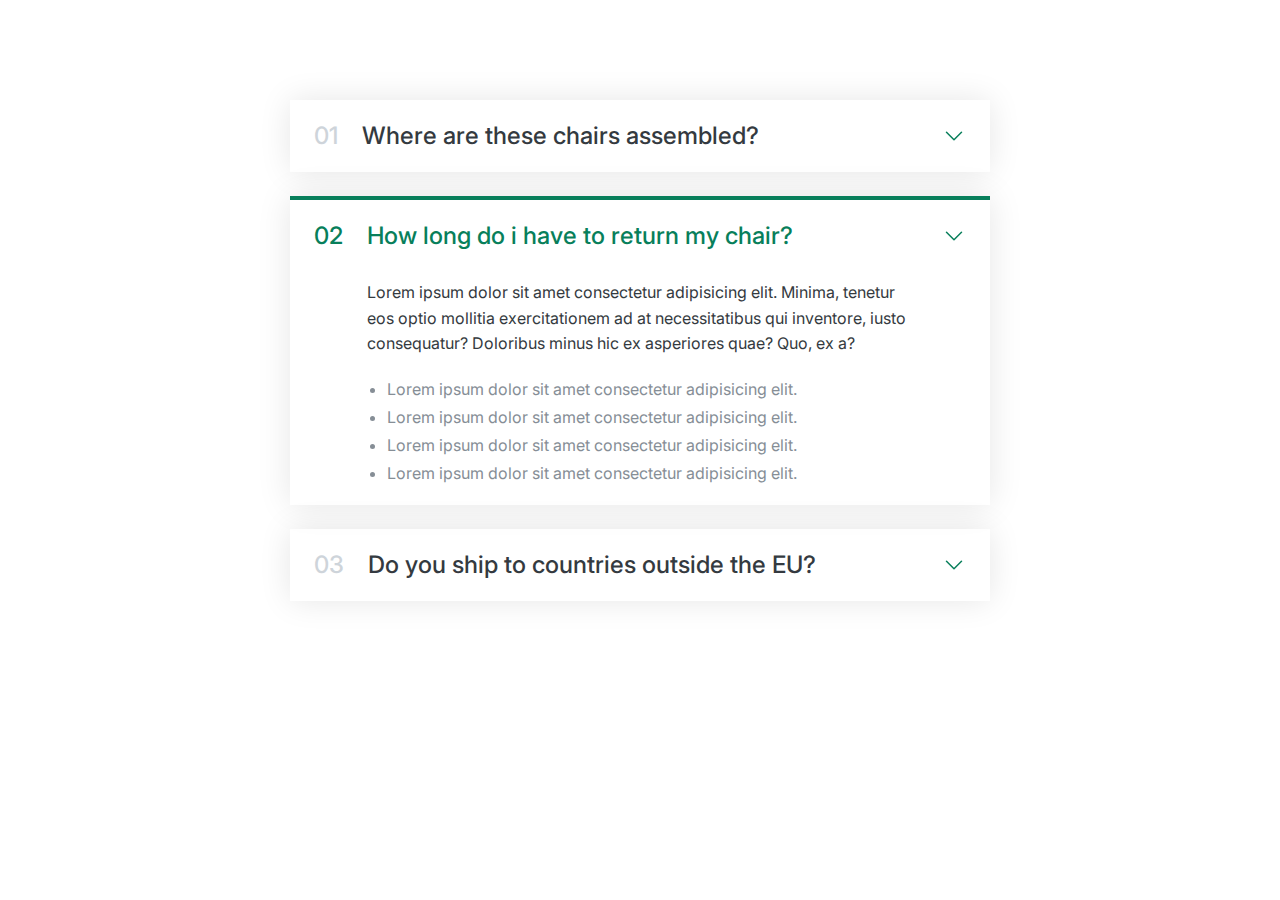
<file: 06-Components/01-accordion.html>
<!DOCTYPE html>
<html lang="en">
<head>
    <meta charset="UTF-8">
    <meta name="viewport" content="width=device-width, initial-scale=1.0">
    <title>Accordion Component</title>
    <link href="https://fonts.googleapis.com/css2?family=Inter:ital,opsz,wght@0,14..32,100..900;1,14..32,100..900&display=swap" rel="stylesheet">
    <style>
        /*
SPACING SYSTEM (px)
2 / 4 / 8 / 12 / 16 / 24 / 32 / 48 / 64 / 80 / 96 / 128

FONT SIZE SYSTEM (px)
10 / 12 / 14 / 16 / 18 / 20 / 24 / 30 / 36 / 44 / 52 / 62 / 74 / 86 / 98
*/
/*
 MAIN COLOR: #087f5b
 GREY COLOR: #343a40
 */

* {
  margin: 0;
  padding: 0;
  box-sizing: border-box;
}

body {
  font-family: "Inter", sans-serif;
  color: #343a40;
  line-height: 1;
}

.accordion {
    width: 700px;
    margin: 100px auto;
    display: flex;
    flex-direction: column;
    gap: 24px;
}

.item {
    box-shadow: 0 0 32px rgb(0, 0, 0, 0.1);
    padding: 24px;

    display: grid;
    grid-template-columns: auto 1fr auto;
    column-gap: 24px;
    row-gap: 32px;
    align-items: center;
}

.number, .text {
    font-size: 24px;
    font-weight: 500;
    /* color: #087f5b; */

}

.number {
    color: #ced4da;
}

.icon {
   width: 24px;
   height: 24px;
   stroke: #087f5b;
}

.hidden-box {
    grid-column: 2;
    display: none;

}

.hidden-box p {
    line-height: 1.6;
    margin-bottom: 24px;
}

.hidden-box ul {
    color: #868e96;
    margin-left: 20px;

    display: flex;
    flex-direction: column;
    gap: 12px;
}

.open {
    border-top:  4px solid #087f5b;
}

.open .hidden-box {
    display: block;
}

.open .number, .open .text {
    color: #087f5b;
}
    </style>
</head>
<body>
    <div class="accordion">
        <div class="item">
        <p class="number">01</p>
        <p class="text">Where are these chairs assembled?</p>
        <svg xmlns="http://www.w3.org/2000/svg" fill="none" viewBox="0 0 24 24" stroke-width="1.5" stroke="currentColor" class="icon">
            <path stroke-linecap="round" stroke-linejoin="round" d="m19.5 8.25-7.5 7.5-7.5-7.5" />
          </svg>    
          <div class="hidden-box">
            <p>
                Lorem ipsum dolor sit amet consectetur adipisicing elit. Minima, tenetur eos optio mollitia exercitationem ad at necessitatibus qui inventore, iusto consequatur? Doloribus minus hic ex asperiores quae? Quo, ex a?
            </p>
            <ul>
                <li>Lorem ipsum dolor sit amet consectetur adipisicing elit.</li>
                <li>Lorem ipsum dolor sit amet consectetur adipisicing elit.</li>
                <li>Lorem ipsum dolor sit amet consectetur adipisicing elit.</li>
                <li>Lorem ipsum dolor sit amet consectetur adipisicing elit.</li>
            </ul>
        </div>
          </div>      

        <div class="item open">
        <p class="number">02</p>
        <p class="text">How long do i have to return my chair?</p>
        <svg xmlns="http://www.w3.org/2000/svg" fill="none" viewBox="0 0 24 24" stroke-width="1.5" stroke="currentColor" class="icon">
            <path stroke-linecap="round" stroke-linejoin="round" d="m19.5 8.25-7.5 7.5-7.5-7.5" />
          </svg>    
          <div class="hidden-box">
            <p>
                Lorem ipsum dolor sit amet consectetur adipisicing elit. Minima, tenetur eos optio mollitia exercitationem ad at necessitatibus qui inventore, iusto consequatur? Doloribus minus hic ex asperiores quae? Quo, ex a?
            </p>
            <ul>
                <li>Lorem ipsum dolor sit amet consectetur adipisicing elit.</li>
                <li>Lorem ipsum dolor sit amet consectetur adipisicing elit.</li>
                <li>Lorem ipsum dolor sit amet consectetur adipisicing elit.</li>
                <li>Lorem ipsum dolor sit amet consectetur adipisicing elit.</li>
            </ul>
        </div>
          </div>      
        <div class="item">
        <p class="number">03</p>
        <p class="text">Do you ship to countries outside the EU?</p>
        <svg xmlns="http://www.w3.org/2000/svg" fill="none" viewBox="0 0 24 24" stroke-width="1.5" stroke="currentColor" class="icon">
            <path stroke-linecap="round" stroke-linejoin="round" d="m19.5 8.25-7.5 7.5-7.5-7.5" />
          </svg>    
          <div class="hidden-box">
            <p>
                Lorem ipsum dolor sit amet consectetur adipisicing elit. Minima, tenetur eos optio mollitia exercitationem ad at necessitatibus qui inventore, iusto consequatur? Doloribus minus hic ex asperiores quae? Quo, ex a?
            </p>
            <ul>
                <li>Lorem ipsum dolor sit amet consectetur adipisicing elit.</li>
                <li>Lorem ipsum dolor sit amet consectetur adipisicing elit.</li>
                <li>Lorem ipsum dolor sit amet consectetur adipisicing elit.</li>
                <li>Lorem ipsum dolor sit amet consectetur adipisicing elit.</li>
            </ul>
        </div>
          </div>      
    </div>
</body>
</html>
</file>
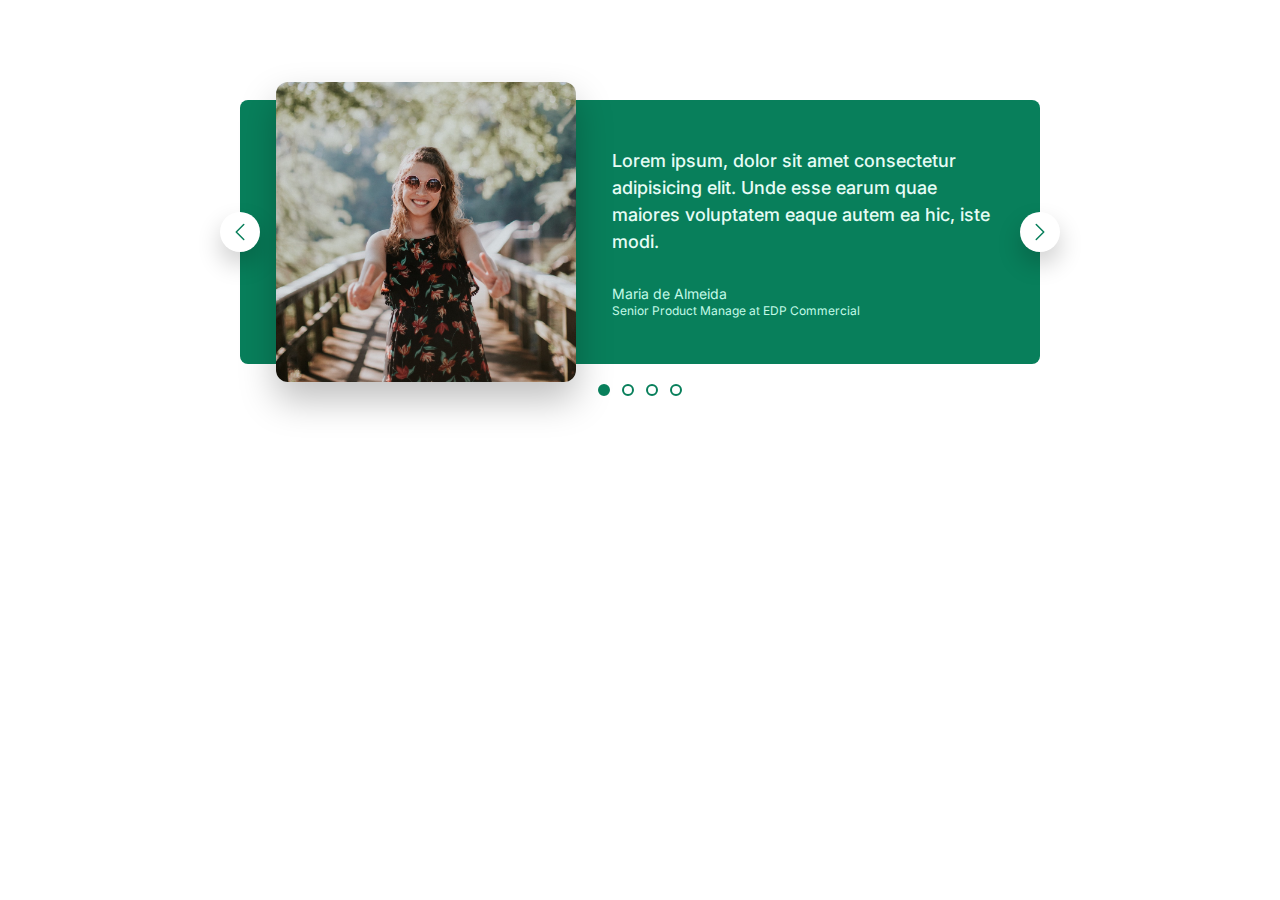
<file: 06-Components/02-carousel.html>
<!DOCTYPE html>
<html lang="en">
<head>
    <meta charset="UTF-8">
    <meta name="viewport" content="width=device-width, initial-scale=1.0">
    <title>Carousel Component</title>
    <link href="https://fonts.googleapis.com/css2?family=Inter:ital,opsz,wght@0,14..32,100..900;1,14..32,100..900&display=swap" rel="stylesheet">
    <style>
        /*
SPACING SYSTEM (px)
2 / 4 / 8 / 12 / 16 / 24 / 32 / 48 / 64 / 80 / 96 / 128

FONT SIZE SYSTEM (px)
10 / 12 / 14 / 16 / 18 / 20 / 24 / 30 / 36 / 44 / 52 / 62 / 74 / 86 / 98
*/
/*
 MAIN COLOR: #087f5b
 GREY COLOR: #343a40
 */

* {
  margin: 0;
  padding: 0;
  box-sizing: border-box;
}

body {
  font-family: "Inter", sans-serif;
  color: #343a40;
  line-height: 1;
}

img {
    height: 200px;
    border-radius: 8px;
    transform: scale(1.5);
    box-shadow: 0 12px 24px rgba(0 ,0, 0, 0.25);
}

.carousel {
    width: 800px;
    margin: 100px auto;
    background-color: #087f5b;
    padding: 32px 48px 32px 86px;
    border-radius: 8px;
    display: flex;
    align-items: center;
    gap: 86px;
    /* padding-left: 86px; */
    position: relative;
    align-items: center;
    /* padding-right: 48px; */
}

.testimonial-text {
    font-size: 18px;
    font-weight: 500;
    line-height: 1.5;
    margin-bottom: 32px;
    color: #e6fcf5;
}

.testimonial-author {
    font-size: 14px;
    margin-bottom: 4px;
    color: #c3fae8;

}

.testimonial-job {
    font-size: 12px;
    color: #c3fae8;
}

.btn {
    background-color: #fff;
    border: none;
    height: 40px;
    width: 40px;
    position: absolute;
    border-radius: 50%;
    display: flex;
    align-items: center;
    justify-content: center;
    box-shadow: 0 12px 24px rgba(0, 0, 0, 0.2);
    cursor: pointer;
}

.btn--left {
    left: 0;
    top: 50%;
    transform: translate(-50%, -50%);
}

.btn--right {
    right: 0;
    top: 50%;
    transform: translate(50%, -50%);
}

.btn-icon {
    height: 24px;
    width: 24px;
    stroke: #087f5b;
}

.dots {
    position: absolute;
    left: 50%;
    bottom: 0;
    transform: translate(-50%, 32px);
    display: flex;
    gap: 12px;
}

.dot {
    height: 12px;
    width: 12px;
    background-color: #fff;
    border: 2px solid #087f5b;
    border-radius: 50%;
    cursor: pointer;
}

.dot--fill {
    background-color: #087f5b;
}

    </style>
</head>
<body>
   <div class="carousel">
    <img src="maria.jpg" alt="Maria de Almeida">
    <blockquote  class="testimonial">
        <p class="testimonial-text">
        Lorem ipsum, dolor sit amet consectetur adipisicing elit. Unde esse earum quae maiores voluptatem eaque autem ea hic, iste modi.
        </p>
        <p class="testimonial-author">Maria de Almeida</p>
        <p class="testimonial-job">Senior Product Manage at EDP Commercial</p>
    </blockquote>

    <button class="btn btn--left"><svg xmlns="http://www.w3.org/2000/svg" fill="none" viewBox="0 0 24 24" stroke-width="1.5" stroke="currentColor" class="btn-icon">
        <path stroke-linecap="round" stroke-linejoin="round" d="M15.75 19.5 8.25 12l7.5-7.5" />
      </svg>
      </button>
      <button class="btn btn--right">
        <svg xmlns="http://www.w3.org/2000/svg" fill="none" viewBox="0 0 24 24" stroke-width="1.5" stroke="currentColor" class="btn-icon">
            <path stroke-linecap="round" stroke-linejoin="round" d="m8.25 4.5 7.5 7.5-7.5 7.5" />
          </svg>          
      </button>
     <div class="dots">
        <button class="dot dot--fill">
            &nbsp;
        </button>
        <button class="dot">
            &nbsp;
        </button>
        <button class="dot">
            &nbsp;
        </button>
        <button class="dot">
            &nbsp;
        </button>
     </div>
   </div>
</body>
</html>
</file>
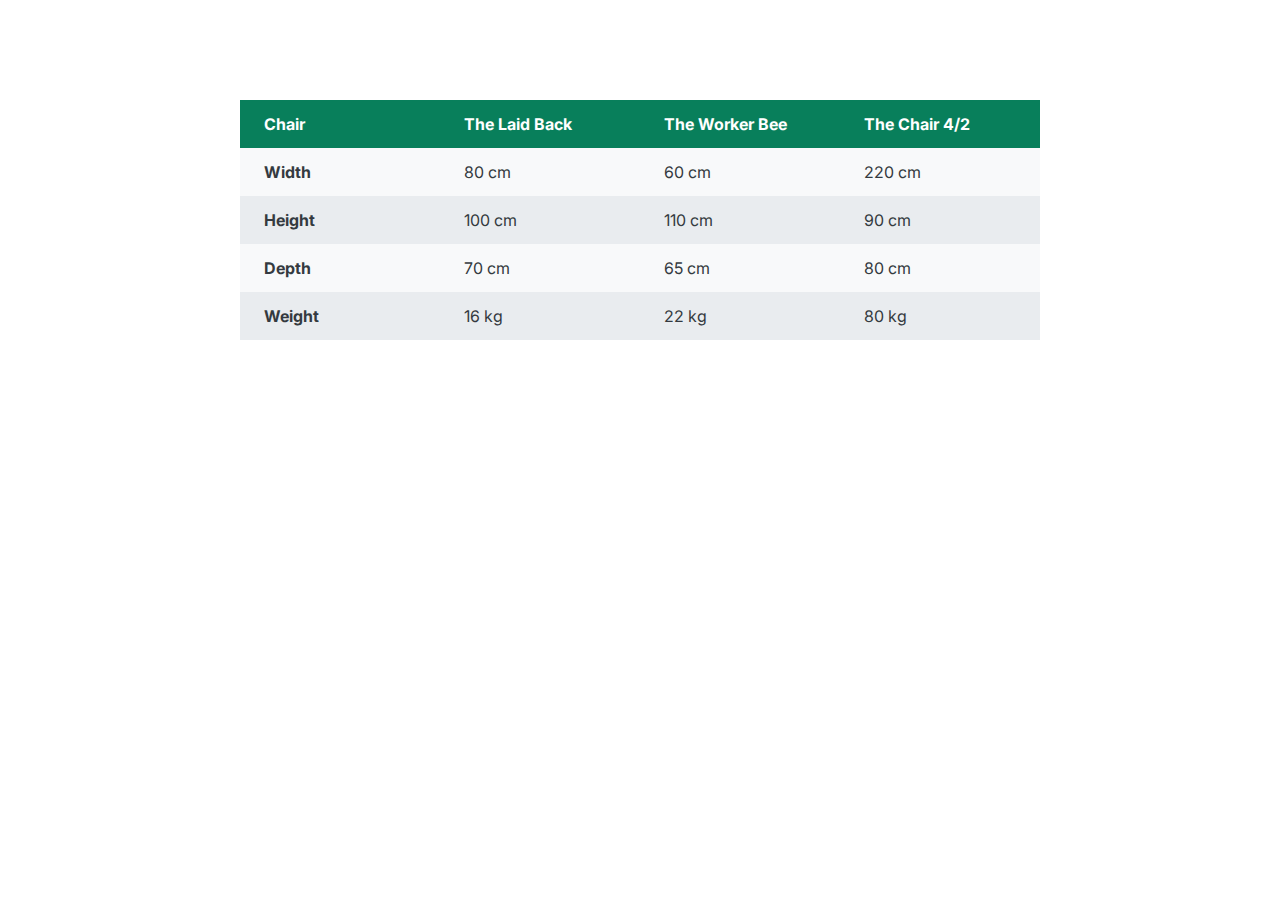
<file: 06-Components/03-table.html>
<!DOCTYPE html>
<html lang="en">
<head>
    <meta charset="UTF-8">
    <meta name="viewport" content="width=device-width, initial-scale=1.0">
    <title>Table Component</title>
    <link href="https://fonts.googleapis.com/css2?family=Inter:ital,opsz,wght@0,14..32,100..900;1,14..32,100..900&display=swap" rel="stylesheet">
    <style>
        /*
SPACING SYSTEM (px)
2 / 4 / 8 / 12 / 16 / 24 / 32 / 48 / 64 / 80 / 96 / 128

FONT SIZE SYSTEM (px)
10 / 12 / 14 / 16 / 18 / 20 / 24 / 30 / 36 / 44 / 52 / 62 / 74 / 86 / 98
*/
/*
 MAIN COLOR: #087f5b
 GREY COLOR: #343a40
 */

* {
  margin: 0;
  padding: 0;
  box-sizing: border-box;
}

body {
  font-family: "Inter", sans-serif;
  color: #343a40;
  line-height: 1;
  display: flex;
  justify-content: center;
}

table {
    width: 800px;
    margin-top: 100px;
    /* border: 1px solid #343a40; */
    border-collapse: collapse;
}

th, td {
    /* border: 1px solid #343a40; */
    padding: 16px 24px;
    text-align: left;
}

thead tr {
    background-color: #087f5b;
    color: #fff;
}

thead th {
    background-color: #087f5b;
    color: #fff;
    width: 25%;
}

tbody tr:nth-child(odd) {
    background-color: #f8f9fa;
}

tbody tr:nth-child(even) {
    background-color: #e9ecef;
}


    </style>
</head>
<body>
   <table>
    <thead>
  <tr>
    <th>
        Chair
    </th>
    <th>
        The Laid Back
    </th>
    <th>
        The Worker Bee
    </th>
    <th>
        The Chair 4/2
    </th>
  </tr>
</thead>
<tbody>
  <tr>
    <th>
        Width
    </th>
    <td>
        80 cm
    </td>
    <td>
        60 cm
    </td>
    <td>
        220 cm
    </td>
  </tr>
  <tr>
    <th>
        Height
    </th>
    <td>
        100 cm
    </td>
    <td>
        110 cm
    </td>
    <td>
       90 cm
    </td>
  </tr>
  <tr>
    <th>
        Depth
    </th>
    <td>
        70 cm
    </td>
    <td>
        65 cm
    </td>
    <td>
        80 cm
    </td>
  </tr>
  <tr>
    <th>
        Weight
    </th>
    <td>
        16 kg
    </td>
    <td>
       22 kg
    </td>
    <td>
        80 kg
    </td>
  </tr>
</tbody>
   </table>
</body>
</html>
</file>
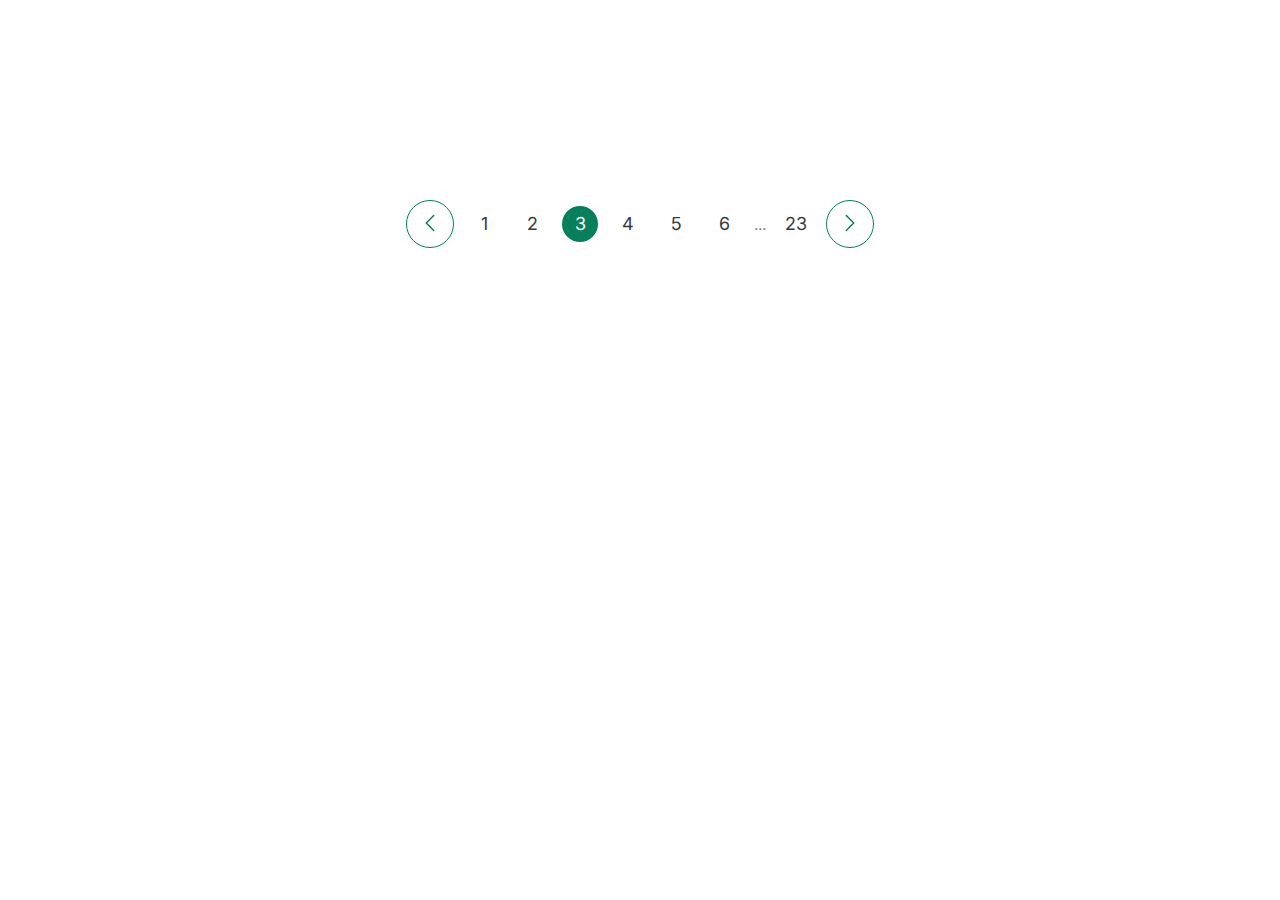
<file: 06-Components/04-pagination.html>
<!DOCTYPE html>
<html lang="en">
<head>
    <meta charset="UTF-8">
    <meta name="viewport" content="width=device-width, initial-scale=1.0">
    <title>Pagination Component</title>
    <link href="https://fonts.googleapis.com/css2?family=Inter:ital,opsz,wght@0,14..32,100..900;1,14..32,100..900&display=swap" rel="stylesheet">
    <style>
        /*
SPACING SYSTEM (px)
2 / 4 / 8 / 12 / 16 / 24 / 32 / 48 / 64 / 80 / 96 / 128

FONT SIZE SYSTEM (px)
10 / 12 / 14 / 16 / 18 / 20 / 24 / 30 / 36 / 44 / 52 / 62 / 74 / 86 / 98
*/
/*
 MAIN COLOR: #087f5b
 GREY COLOR: #343a40
 */

* {
  margin: 0;
  padding: 0;
  box-sizing: border-box;
}

body {
  font-family: "Inter", sans-serif;
  color: #343a40;
  line-height: 1;
  display: flex;
  justify-content: center;
}

.pagination {
    display: flex;
    align-items: center;
    gap: 12px;
    margin-top: 200px;

}

.btn {
    border: 1px solid #087f5b;
    height: 48px;
    width: 48px;
    border-radius: 50%;
    background: none;
    cursor: pointer;
}

.btn:hover {
    background-color: #087f5b;
}

.btn:hover .btn-icon {
    stroke: #fff;
}

.btn-icon {
    height: 24px;
    width: 24px;
    stroke: #087f5b;
}

.page-link:link,
.page-link:visited {
    font-size: 18px;
    color: #343a40;
    text-decoration: none;
    height: 36px;
    width: 36px;
    display: flex;
    align-items: center;
    justify-content: center;
    border-radius: 50%;
}

.page-link:hover,
.page-link:active,
.page-link.page-link--current {
    background-color: #087f5b;
    color: #fff;
}

.dots {
    color: #868e96;
}

    </style>
</head>
<body>
    <div class="pagination">
        <button class="btn">
            <svg xmlns="http://www.w3.org/2000/svg" fill="none" viewBox="0 0 24 24" stroke-width="1.5" stroke="currentColor" class="btn-icon">
                <path stroke-linecap="round" stroke-linejoin="round" d="M15.75 19.5 8.25 12l7.5-7.5" />
              </svg>                           
        </button>
        <a href="" class="page-link">1</a>
        <a href="" class="page-link">2</a>
        <a href="" class="page-link page-link--current">3</a>
        <a href="" class="page-link">4</a>
        <a href="" class="page-link">5</a>
        <a href="" class="page-link">6</a>
        <span class="dots">...</span>
        <a href="" class="page-link">23</a>
        <button class="btn">
            <svg xmlns="http://www.w3.org/2000/svg" fill="none" viewBox="0 0 24 24" stroke-width="1.5" stroke="currentColor" class="btn-icon">
                <path stroke-linecap="round" stroke-linejoin="round" d="m8.25 4.5 7.5 7.5-7.5 7.5" />
              </svg>              
        </button>
    </div>
   
</body>
</html>
</file>
<file: 03-CSS-Fundamentals/style.css>
* {
    margin: 0;
    padding: 0;
}

body {
    color: #444;
    font-family: sans-serif;
    border-top: 10px solid #1098ad;
    position: relative;
}

.container {
    width: 800px;
    margin: 0 auto;
}

.main-header {
    background-color: #f7f7f7;
    /* padding: 20px;
    padding-left: 40px;
    padding-right: 40px; */
    padding: 20px 40px;
    margin-bottom: 60px;
    /* height: 80px; */
}

nav {
    font-size: 18px;
    text-align: center;
}

article {
    margin-bottom: 60px;
}

.post-header {
    margin-bottom: 40px;
    /* position: relative; */
}

aside {
    background-color: #f7f7f7;
    border-top: 5px solid #1098ad;
    border-bottom: 5px solid #1098ad;
    /* padding-top: 50px;
    padding-bottom: 50px; */
    padding: 50px 0;
    width: 500px;
}

h1, h2, h3 {
    color: #1098ad;
}

h1 {
    font-size: 26px;
    text-transform: uppercase;
    font-style: italic;
    color: #1098ad;
}

h2 {
    font-size: 40px;
    margin-bottom: 30px;

}

h3 {
    font-size: 30px;
    margin-bottom: 20px;
    margin-top: 40px;
}

h4 {
    font-size: 20px;
    text-transform: uppercase;
    text-align: center;
}

p {
    font-size: 22px;
    line-height: 1.5;
    margin-bottom: 15px;

}

ul, ol {
    margin-left: 15px;
    margin-bottom: 20px;
}

li {
    font-size: 20px;
    margin-bottom: 10px;
    display: inline;
}

li:last-child {
    margin-bottom: 0;
}



/* footer p {
    font-size: 16px;
} */

/* article header p {
    font-style: italic;
} */

#author {
    font-style: italic;
    font-size: 18px;
}

#copyright {
    font-size: 16px;   
}

.related-author {
    font-size: 18px;
    font-weight: bold;
}

.related {
    list-style: none;
}


body {
    color: #444;
    font-family: sans-serif;
    position: relative;
}

li:first-child {
    font-weight: bold;
}

li:last-child {
    font-style: italic;
}

a:link {
    color: #1098ad;
    text-decoration: none;
}

a:visited {
    color: #1098ad;
}

a:hover {
    color: orangered;
    font-weight: bold;
    text-decoration: underline orangered;
}

a:active {
    background-color: black;
    font-style: italic;
}

.post-img {
    width: 100%;
    height: auto;
}

nav a:link {
    margin-right: 30px;
    margin-top: 10px;
    display: inline-block;
}

nav a:link:last-child {
    margin-right: 0;
}

button {
    font-size: 22px;
    padding: 20px;
    cursor: pointer;
    position: absolute;
    bottom: 50px;
    right: 50px;
}

h1::first-letter {
    font-style: normal;
    margin-right: 5px;  
}

h2 {
    position: relative;
}

h2::before {
    content: "TOP";
    background-color: #ffe70e;
    color: #444;
    font-size:  16px;
    font-weight: bold;
    display: inline-block;
    padding: 5px 10px;
    position: absolute;
    top: -10px;
    right: -25px;
}
</file>
<file: 04-CSS-Layouts/style.css>
* {
  /* border-top: 10px solid #1098ad; */
  margin: 0;
  padding: 0;
  box-sizing: border-box;
}

/* PAGE SECTIONS */
body {
  color: #444;
  font-family: sans-serif;

  border-top: 10px solid #1098ad;
  position: relative;
}

.container {
  width: 1200px;
  /* margin-left: auto;
  margin-right: auto; */
  margin: 0 auto;
}

.main-header {
  background-color: #f7f7f7;
  /* padding: 20px;
  padding-left: 40px;
  padding-right: 40px; */
  padding: 20px 40px;
  /* margin-bottom: 60px; */
  /* height: 80px; */
}

nav {
  font-size: 18px;
  /* text-align: center; */
}

article {
  /* margin-bottom: 60px; */
}

.post-header {
  margin-bottom: 40px;
  /* position: relative; */
}

aside {
  background-color: #f7f7f7;
  border-top: 5px solid #1098ad;
  border-bottom: 5px solid #1098ad;
  padding: 50px 40px;
}

/* SMALLER ELEMENTS */
h1,
h2,
h3 {
  color: #1098ad;
}

h1 {
  font-size: 26px;
  text-transform: uppercase;
  font-style: italic;
}

h2 {
  font-size: 40px;
  margin-bottom: 30px;
}

h3 {
  font-size: 30px;
  margin-bottom: 20px;
  margin-top: 40px;
}

h4 {
  font-size: 20px;
  text-transform: uppercase;
  text-align: center;
  margin-bottom: 30px;
}

p {
  font-size: 22px;
  line-height: 1.5;
  margin-bottom: 15px;
}

ul,
ol {
  margin-left: 50px;
  margin-bottom: 20px;
}

li {
  font-size: 20px;
  margin-bottom: 10px;
  /* display: inline; */
}

li:last-child {
  margin-bottom: 0;
}

/* footer p {
  font-size: 16px;
} */

/* article header p {
  font-style: italic;
} */

#author {
  font-style: italic;
  font-size: 18px;
}

#copyright {
  font-size: 16px;
}

.related-author {
  font-size: 18px;
  font-weight: bold;
}

/* ul {
  list-style: none;
} */

.related {
  list-style: none;
  margin-left: 0;
}

body {
  /* background-color: orangered; */
}

/* .first-li {
  font-weight: bold;
} */

li:first-child {
  font-weight: bold;
}

li:last-child {
  font-style: italic;
}

li:nth-child(even) {
  /* color: red; */
}

/* Misconception: this won't work! */
article p:first-child {
  color: red;
}

/* Styling links */
a:link {
  color: #1098ad;
  text-decoration: none;
}

a:visited {
  /* color: #777; */
  color: #1098ad;
}

a:hover {
  color: orangered;
  font-weight: bold;
  text-decoration: underline orangered;
}

a:active {
  background-color: black;
  font-style: italic;
}
/* LVHA */

.post-img {
  width: 100%;
  height: auto;
}

nav a:link {
  /* background-color: orangered;
  margin: 20px;
  padding: 20px;

  display: block; */

  margin-right: 30px;
  display: inline-block;
}

nav a:link:last-child {
  margin-right: 0;
}

button {
  font-size: 22px;
  padding: 20px;
  cursor: pointer;

  position: absolute;
  /* top: 50px;
  left: 50px; */
  bottom: 50px;
  right: 50px;
}

h1::first-letter {
  font-style: normal;
  margin-right: 5px;
}

h3 + p::first-line {
  /* color: red; */
}

h2 {
  /* background-color: orange; */
  position: relative;
}

h2::before {
  content: "TOP";
  background-color: #ffe70e;
  color: #444;
  font-size: 16px;
  font-weight: bold;
  display: inline-block;
  padding: 5px 10px;
  position: absolute;
  top: -10px;
  right: -25px;
}

/* Resolving conflicts */
/* #copyright {
  color: red;
}

.copyright {
  color: blue;
}

.text {
  color: yellow;
}

footer p {
  color: green !important;
} */

/* nav a:link,
nav p {
  font-size: 18px;
} */

/* .author-img {
  float: left;
  margin-bottom: 20px;
}

.author {
  float: left;
  margin-top: 10px;
  margin: 20px;
}

h1 {
  float: left;
}

nav {
  float: right;
}

.clear {
  clear: both;
}

.clearfix::after {
  clear: both;
  content: '';
  display: block;
}

article {
  width: 825px;
  float: left;
}

aside {
  width: 300px;
  float: right;
}

footer {
  clear: both;
} */


 .main-header {
  display: flex;
  align-items: center;
  justify-content: space-between;
 }

 .author-box {
  display: flex;
  align-items: center;
  margin-bottom: 15px;
 }

 .author {
  margin-bottom: 0;
  margin-left: 15px;
 }

 .related-post {
  display: flex;
  align-items: center;
  gap: 20px;
  margin-bottom: 30px;
 }

.related-link:link {
  font-size: 17px;
  font-weight: bold;
  font-style: normal;
  margin-bottom: 5px;
  display: block;
}

 .related-author {
  margin-bottom: 0;
  font-size: 14px;
  font-weight: normal;
  font-style: italic;
 }

 /* FLEXBOX LAYOUT */
 /* .row {
  display: flex;
  align-items: flex-start;
  gap: 75px;
  margin-bottom: 60px;
 }

 article {
  flex: 1;
  margin-bottom: 0;
 }

 aside {
  flex: 0 0 300px;
 } */

 /* CSS GRID LAYOUT */
 .container {
  display: grid;
  grid-template-columns: 1fr 300px;
  column-gap: 75px;
  row-gap: 60px;
  align-items: start;
 }

 .main-header {
  grid-column: 1 / -1;
 }
 
 article {

 }

 aside {

 }

 footer {
  grid-column: 1 / -1;
 }
</file>
<file: 05-Design/style.css>
/*
SPACING SYSTEM (px)
2 / 4 / 8 / 12 / 16 / 24 / 32 / 48 / 64 / 80 / 96 / 128

FONT SIZE SYSTEM (px)
10 / 12 / 14 / 16 / 18 / 20 / 24 / 30 / 36 / 44 / 52 / 62 / 74 / 86 / 98
*/

/*
 MAIN COLOR: #087f5b
 GREY COLOR: #343a40
 */

* {
  margin: 0;
  padding: 0;
  box-sizing: border-box;
}

/* ------------------------ */
/* GENERAL STYLES */
/* ------------------------ */
body {
  font-family: "Inter", sans-serif;
  color: #343a40;
  border-bottom: 8px solid #087f5b;
}

.container {
  width: 960px;
  margin: 0 auto;
}

header,
section {
  margin-bottom: 96px;
}

h2 {
  margin-bottom: 48px;
  font-size: 36px;
  letter-spacing: -0.5px;
}

.grid-3-cols {
  display: grid;
  grid-template-columns: repeat(3, 1fr);
  column-gap: 80px;
}

.btn:link,
.btn:visited {
  background-color: #087f5b;
  color: #fff;
  text-decoration: none;
  text-transform: uppercase;
  font-weight: 500;
  display: inline-block;
  border-radius: 100px;
}

.btn:hover,
.btn:active {
  background-color: #099268;
}

.btn--big {
  font-size: 18px;
  padding: 16px 32px;
}

.btn--small {
  font-size: 14px;
  padding: 8px 12px;
}

img {
  border-radius: 12px;
}

/* ------------------------ */
/* COMPONENT STYLES */
/* ------------------------ */

/* HEADER */
header {
  display: grid;
  grid-template-columns: repeat(2, 1fr);
  column-gap: 80px;
  margin-top: 64px;
}

.header-text-box {
  align-self: center;
}

h1 {
  margin-bottom: 32px;
  font-size: 44px;
  line-height: 1.1;
  letter-spacing: -1px;
}

.header-text {
  margin-bottom: 24px;
  font-size: 18px;
  line-height: 1.7;
}

img {
  width: 100%;
}

/* FEATURES */
.features-icon {
  stroke: #087f5b;
  width: 32px;
  height: 32px;
  margin-bottom: 24px;
}

.features-title {
  margin-bottom: 16px;
  font-size: 20px;
}

.features-text {
  font-size: 18px;
  line-height: 1.7;
}

/* TESTIMONIAL */
.testimonial-section {
  background-color: #087f5b;
  color: #fff;
  padding: 24px;
  border-radius: 12px;
}

.testimonial-box {
  grid-column: 2 / -1;
  align-self: center;
}

.testimonial-box h2 {
  margin-bottom: 24px;
  font-size: 24px;
}

.testimonial-text {
  font-style: italic;
  margin-bottom: 24px;
  font-size: 18px;
  line-height: 1.7;
  color: #e6fcf5;
}

/* CHAIRS */
.chair {
  box-shadow: 0 20px 30px 0 rgba(0, 0, 0, 0.07);
  border-radius: 12px;
}

.chair img {
  border-bottom-left-radius: 0;
  border-bottom-right-radius: 0;
}

.chair-box {
  padding: 32px;
}

h3 {
  margin-bottom: 24px;
  font-size: 20px;
}

.chair-details {
  list-style: none;
  margin-bottom: 48px;
}

.chair-details li {
  display: flex;
  align-items: center;
  gap: 12px;
  margin-bottom: 16px;
}

.chair-details li:last-child {
  margin-bottom: 0;
}

.chair-icon {
  stroke: #087f5b;
  width: 24px;
  height: 24px;
}

.chair-price {
  display: flex;
  justify-content: space-between;
  align-items: center;
  font-size: 20px;
}

footer {
  margin-bottom: 48px;
  font-size: 14px;
  color: #495057;
}
</file>
